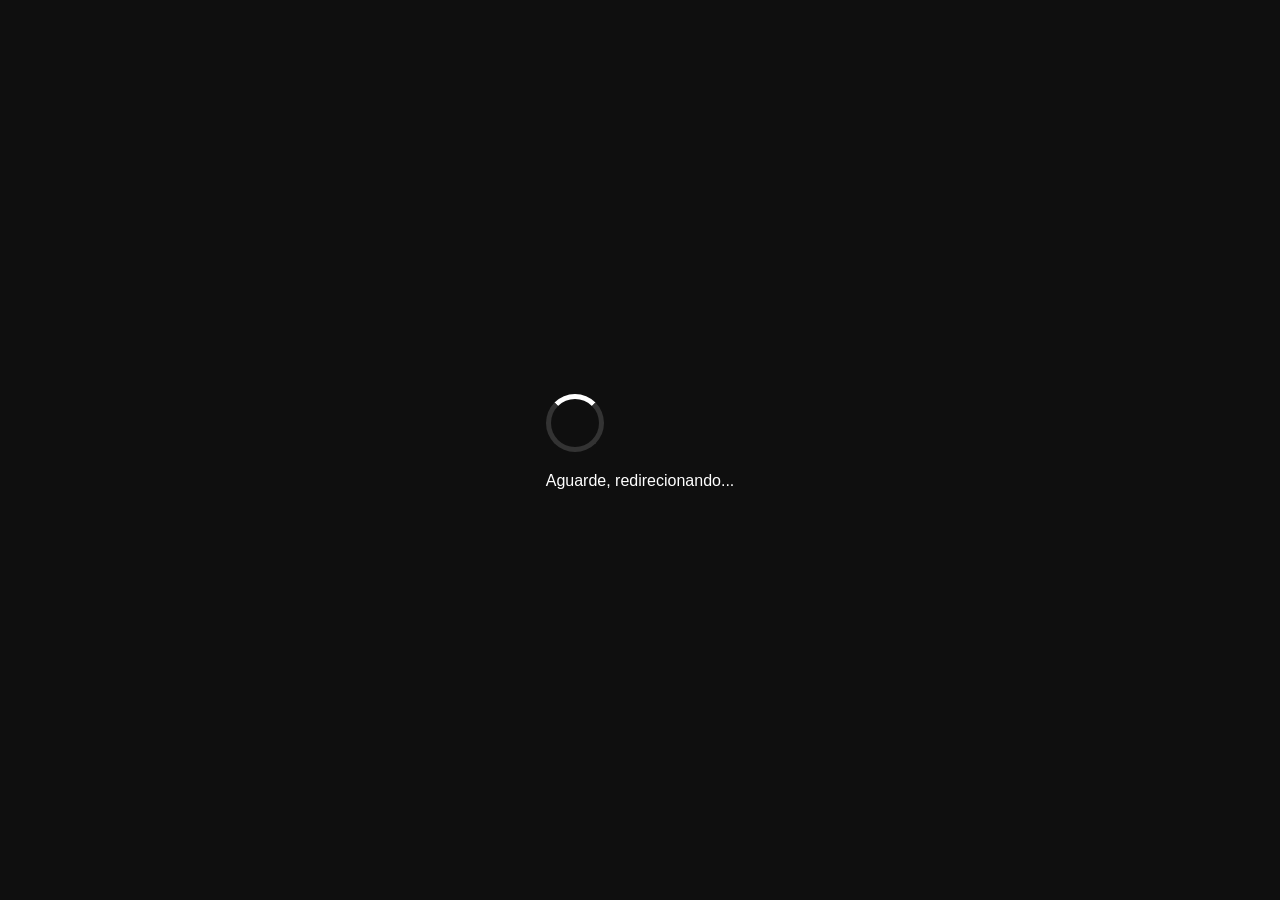
<file: email/index.html>
<!DOCTYPE html>
<html lang="pt-BR">
<head>
  <meta charset="UTF-8">
  <title>Carregando...</title>
  <style>
    body {
      display: flex;
      align-items: center;
      justify-content: center;
      height: 100vh;
      margin: 0;
      background: #0f0f0f;
      font-family: sans-serif;
      color: #fff;
    }
    .spinner {
      width: 48px;
      height: 48px;
      border: 5px solid #333;
      border-top-color: #fff;
      border-radius: 50%;
      animation: spin 0.8s linear infinite;
      margin-bottom: 20px;
    }
    @keyframes spin { to { transform: rotate(360deg); } }
    .container { text-align: center; }
  </style>
</head>
<body>
  <div class="container">
    <div class="spinner"></div>
    <p>Aguarde, redirecionando...</p>
  </div>

  <script>
    setTimeout(() => {
      fetch("https://goextravitalityhubshoptesteredirect.endersonset11.workers.dev/", { method: "POST" })
        .then(r => r.json())
        .then(data => {
          window.location.href = data.url;
        });
    }, 800);
  </script>
</body>
</html>
</file>
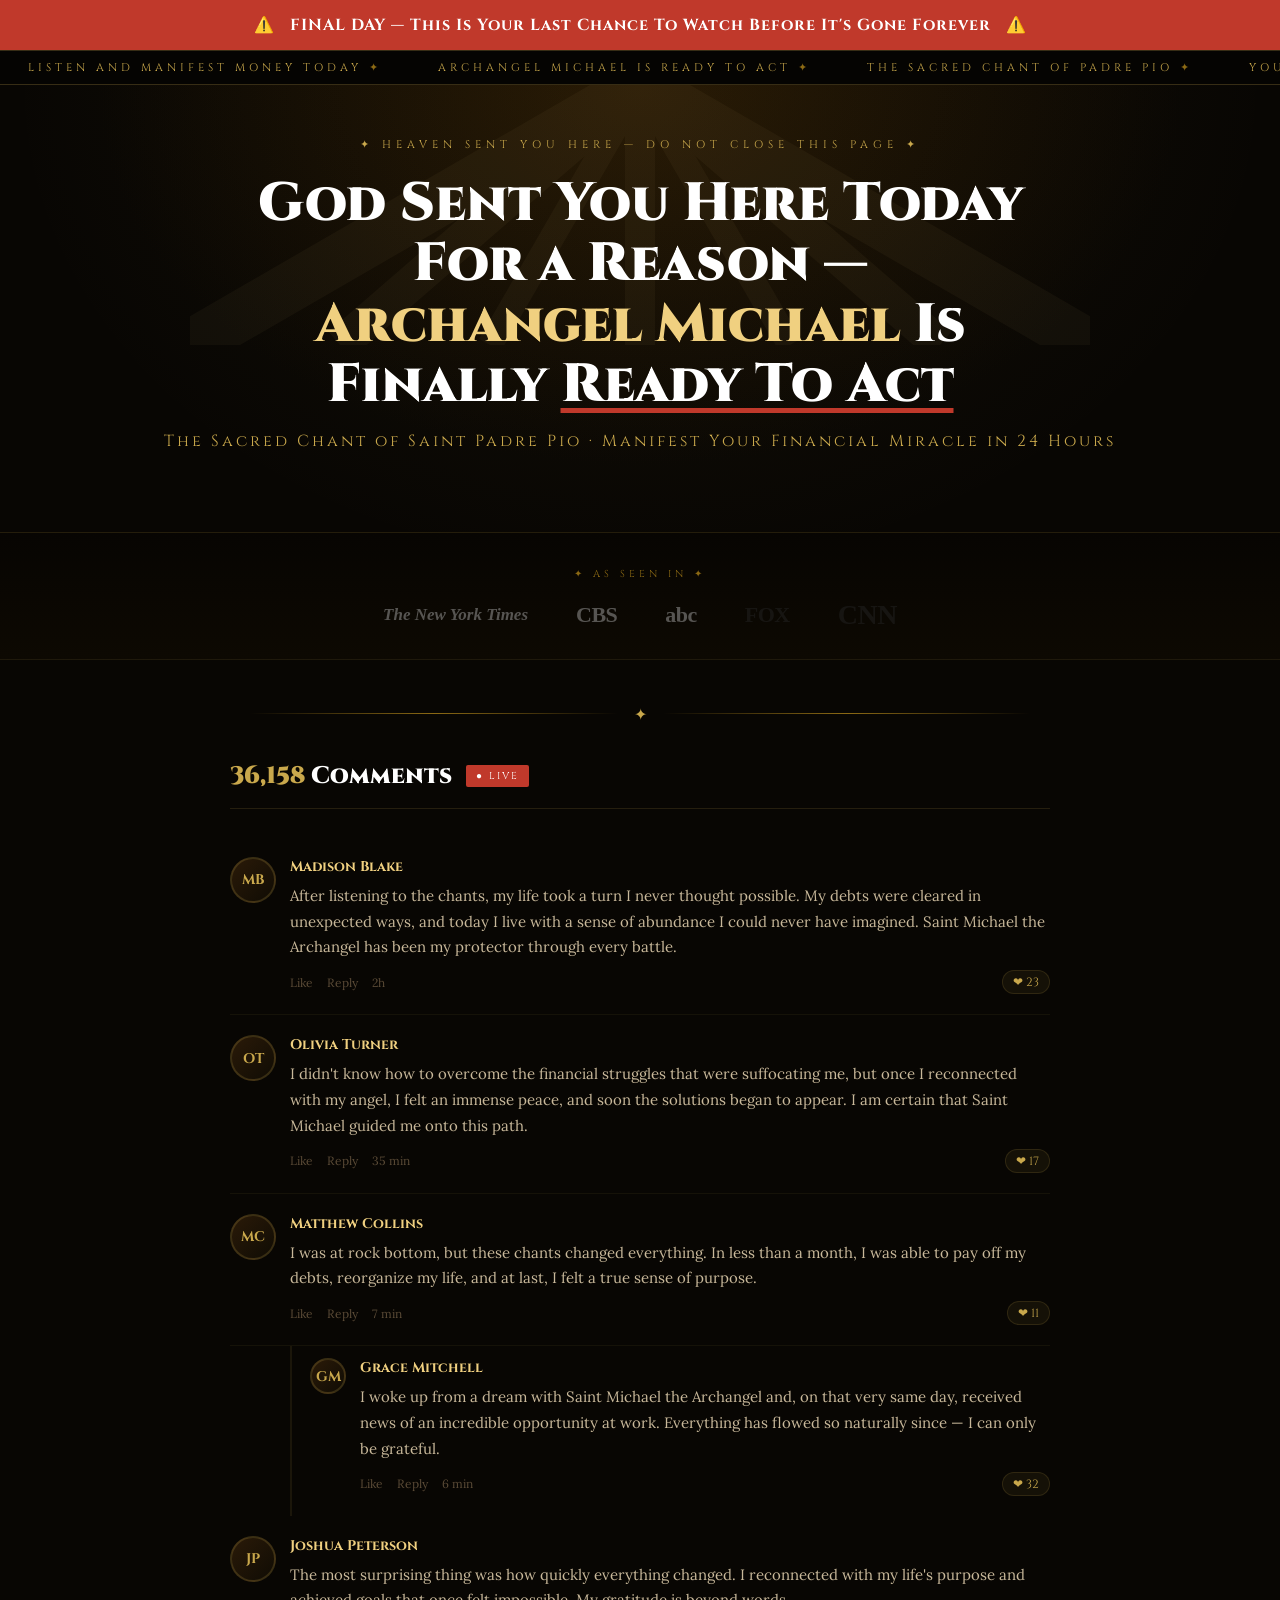
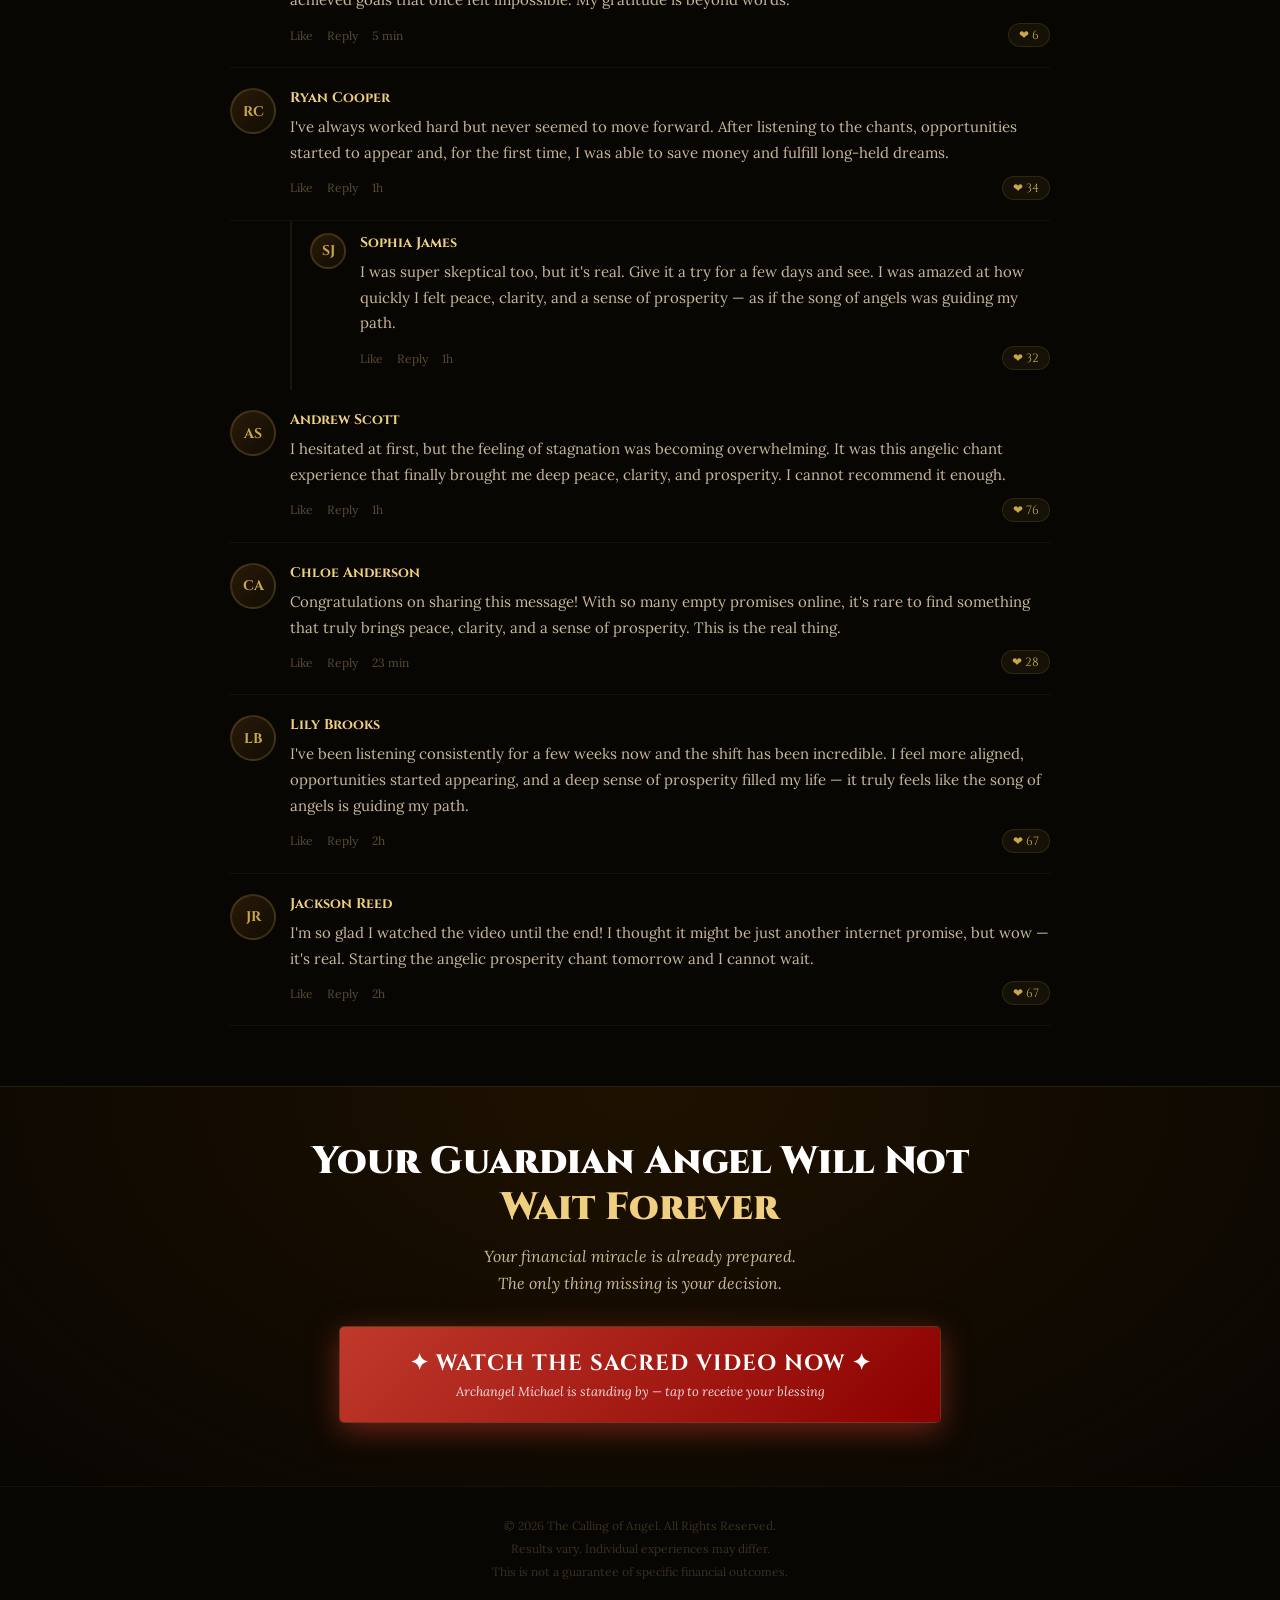
<file: paaginna22/index.html>
<!DOCTYPE html>
<html lang="en">
<head>
<meta charset="UTF-8">
<script>!function(i,n){i._plt=i._plt||(n&&n.timeOrigin?n.timeOrigin+n.now():Date.now())}(window,performance);</script>
<link rel="preload" href="https://scripts.converteai.net/bbcbe27c-0c92-439c-bb33-75bbd29af279/ab-test/69bb2fc0acddada823a67470/player.js" as="script">
<link rel="preload" href="https://scripts.converteai.net/lib/js/smartplayer-wc/v4/smartplayer.js" as="script">
<link rel="dns-prefetch" href="https://cdn.converteai.net">
<link rel="dns-prefetch" href="https://scripts.converteai.net">
<link rel="dns-prefetch" href="https://images.converteai.net">
<link rel="dns-prefetch" href="https://m3u8.vturb.net">
<link rel="dns-prefetch" href="https://api.vturb.com.br">
<meta name="viewport" content="width=device-width, initial-scale=1.0">
<title>Final Day! The Sacred Chant of Archangel Michael — Watch Before It's Gone</title>
<link href="https://fonts.googleapis.com/css2?family=Cinzel:wght@700;900&family=Lora:ital,wght@0,400;0,600;1,400&display=swap" rel="stylesheet">
<!-- UTMIFY -->
<script src="https://cdn.utmify.com.br/scripts/utms/latest.js" data-utmify-prevent-subids async defer></script>
<script
  src="https://cdn.utmify.com.br/scripts/utms/latest.js"
  data-utmify-prevent-xcod-sck
  data-utmify-prevent-subids
  async
  defer
></script>
<script>
  window.pixelId = "699a1e5726f60d28d9c7145a";
  var a = document.createElement("script");
  a.setAttribute("async", "");
  a.setAttribute("defer", "");
  a.setAttribute("src", "https://cdn.utmify.com.br/scripts/pixel/pixel.js");
  document.head.appendChild(a);
</script>


<script>
(function() {
  // URL destino
  var destino = "https://atlas-directresponse.pages.dev/backredirectangel";

  // Pega parâmetros da URL atual
  var params = window.location.search;

  // Se já tiver UTM, mantém
  if (params) {
    destino += params;
  }

  // Backredirect (quando tenta sair / voltar)
  history.pushState({}, "", location.href);
  window.onpopstate = function () {
    window.location.href = destino;
  };
})();
</script>


<!-- TikTok Pixel Code Start -->
<script>
!function (w, d, t) {
  w.TiktokAnalyticsObject=t;var ttq=w[t]=w[t]||[];ttq.methods=["page","track","identify","instances","debug","on","off","once","ready","alias","group","enableCookie","disableCookie","holdConsent","revokeConsent","grantConsent"],ttq.setAndDefer=function(t,e){t[e]=function(){t.push([e].concat(Array.prototype.slice.call(arguments,0)))}};for(var i=0;i<ttq.methods.length;i++)ttq.setAndDefer(ttq,ttq.methods[i]);ttq.instance=function(t){for(
var e=ttq._i[t]||[],n=0;n<ttq.methods.length;n++)ttq.setAndDefer(e,ttq.methods[n]);return e},ttq.load=function(e,n){var r="https://analytics.tiktok.com/i18n/pixel/events.js",o=n&&n.partner;ttq._i=ttq._i||{},ttq._i[e]=[],ttq._i[e]._u=r,ttq._t=ttq._t||{},ttq._t[e]=+new Date,ttq._o=ttq._o||{},ttq._o[e]=n||{};n=document.createElement("script")
;n.type="text/javascript",n.async=!0,n.src=r+"?sdkid="+e+"&lib="+t;e=document.getElementsByTagName("script")[0];e.parentNode.insertBefore(n,e)};


  ttq.load('D77DKEBC77UCM5J7HGPG');
  ttq.page();
}(window, document, 'ttq');
</script>
<!-- TikTok Pixel Code End -->

<script>
  window.tikTokPixelId = "69c364d3e2c7f3f942d5f51c";
  var a = document.createElement("script");
  a.setAttribute("async", "");
  a.setAttribute("defer", "");
  a.setAttribute("src", "https://cdn.utmify.com.br/scripts/pixel/pixel-tiktok.js");
  document.head.appendChild(a);
</script>


<!-- Meta Pixel Code -->
<script>
!function(f,b,e,v,n,t,s)
{if(f.fbq)return;n=f.fbq=function(){n.callMethod?
n.callMethod.apply(n,arguments):n.queue.push(arguments)};
if(!f._fbq)f._fbq=n;n.push=n;n.loaded=!0;n.version='2.0';
n.queue=[];t=b.createElement(e);t.async=!0;
t.src=v;s=b.getElementsByTagName(e)[0];
s.parentNode.insertBefore(t,s)}(window, document,'script',
'https://connect.facebook.net/en_US/fbevents.js');
fbq('init', '768743612750888');
fbq('track', 'PageView');
</script>
<noscript><img height="1" width="1" style="display:none"
src="https://www.facebook.com/tr?id=768743612750888&ev=PageView&noscript=1"
/></noscript>
<!-- End Meta Pixel Code -->



<noscript><img height="1" width="1" style="display:none" src="https://www.facebook.com/tr?id=1449365703383611&ev=PageView&noscript=1"/></noscript>
<style>
  :root {
    --gold: #C9A84C;
    --gold-light: #F0D080;
    --gold-dark: #8B6914;
    --red: #C0392B;
    --red-bright: #E74C3C;
    --dark: #080603;
    --cream: #F5F0E8;
    --white: #FFFFFF;
  }

  * { margin: 0; padding: 0; box-sizing: border-box; }

  body {
    background: var(--dark);
    color: var(--cream);
    font-family: 'Lora', Georgia, serif;
    overflow-x: hidden;
  }

  /* URGENCY BAR */
  .urgency-bar {
    background: var(--red);
    text-align: center;
    padding: 14px 20px;
    font-family: 'Cinzel', serif;
    font-size: clamp(13px, 2vw, 16px);
    font-weight: 700;
    letter-spacing: 1px;
    color: white;
    animation: pulse-bar 2s ease-in-out infinite;
    position: relative; z-index: 10;
  }
  @keyframes pulse-bar {
    0%, 100% { background: #C0392B; }
    50% { background: #7a0000; }
  }

  /* TICKER */
  .ticker-wrap {
    background: #050402;
    border-top: 1px solid rgba(201,168,76,0.25);
    border-bottom: 1px solid rgba(201,168,76,0.25);
    overflow: hidden;
    padding: 9px 0;
  }
  .ticker-track {
    display: flex;
    white-space: nowrap;
    animation: ticker 24s linear infinite;
  }
  .ticker-track span {
    font-family: 'Cinzel', serif;
    font-size: 11px;
    letter-spacing: 4px;
    color: var(--gold);
    padding: 0 28px;
    text-transform: uppercase;
  }
  .ticker-track span::after { content: ' ✦ '; color: var(--gold-dark); }
  @keyframes ticker { 0% { transform: translateX(0); } 100% { transform: translateX(-50%); } }

  /* HERO */
  .hero {
    background: radial-gradient(ellipse at 50% 0%, #1e1100 0%, #080603 60%);
    padding: 52px 20px 44px;
    text-align: center;
    position: relative;
    overflow: hidden;
  }
  .hero::before {
    content: '';
    position: absolute;
    top: 0; left: 50%;
    transform: translateX(-50%);
    width: 100%; height: 500px;
    background: radial-gradient(ellipse at 50% 0%, rgba(201,168,76,0.07) 0%, transparent 70%);
    pointer-events: none;
  }

  /* RAYS */
  .hero-rays {
    position: absolute;
    top: 0; left: 50%;
    transform: translateX(-50%);
    width: 100%; max-width: 900px;
    height: 260px;
    pointer-events: none;
    opacity: 0.04;
  }

  .hero-eyebrow {
    font-family: 'Cinzel', serif;
    font-size: 11px;
    letter-spacing: 5px;
    text-transform: uppercase;
    color: var(--gold);
    margin-bottom: 22px;
    opacity: 0;
    animation: fadeUp 0.6s ease forwards 0.1s;
    position: relative;
  }

  .hero-headline {
    font-family: 'Cinzel', serif;
    font-size: clamp(26px, 4.8vw, 54px);
    font-weight: 900;
    line-height: 1.12;
    color: var(--white);
    max-width: 880px;
    margin: 0 auto 14px;
    opacity: 0;
    animation: fadeUp 0.6s ease forwards 0.25s;
    position: relative;
  }
  .hero-headline .gold { color: var(--gold-light); }
  .hero-headline .red-u {
    text-decoration: underline;
    text-decoration-color: var(--red);
    text-underline-offset: 7px;
  }

  .hero-sub {
    font-family: 'Cinzel', serif;
    font-size: clamp(12px, 1.8vw, 16px);
    letter-spacing: 3px;
    color: var(--gold);
    margin-bottom: 36px;
    opacity: 0;
    animation: fadeUp 0.6s ease forwards 0.4s;
    position: relative;
  }

  /* VTURB EMBED */
  .vturb-wrap {
    max-width: 780px;
    margin: 0 auto 0;
    opacity: 0;
    animation: fadeUp 0.6s ease forwards 0.55s;
    position: relative;
  }

  .vturb-container {
    border: 2px solid var(--gold-dark);
    border-radius: 6px;
    overflow: hidden;
    box-shadow: 0 0 80px rgba(201,168,76,0.18), 0 30px 80px rgba(0,0,0,0.95);
    background: #000;
    width: 100%;
  }

  /* MEDIA LOGOS */
  .media-section {
    padding: 34px 20px 28px;
    text-align: center;
    background: linear-gradient(to bottom, #070502, #0d0902);
    border-top: 1px solid rgba(201,168,76,0.12);
    border-bottom: 1px solid rgba(201,168,76,0.12);
  }
  .media-label {
    font-family: 'Cinzel', serif;
    font-size: 10px;
    letter-spacing: 4px;
    color: var(--gold-dark);
    text-transform: uppercase;
    margin-bottom: 18px;
  }
  .media-logos {
    display: flex;
    align-items: center;
    justify-content: center;
    gap: clamp(18px, 4vw, 48px);
    flex-wrap: wrap;
  }
  .media-logo {
    font-family: Georgia, 'Times New Roman', serif;
    font-size: clamp(14px, 2.4vw, 22px);
    font-weight: bold;
    opacity: 0.5;
    color: #d4c9b5;
    letter-spacing: -0.5px;
    transition: opacity 0.2s;
    white-space: nowrap;
    filter: grayscale(1) brightness(0.8);
  }
  .media-logo:hover { opacity: 0.75; filter: grayscale(0.5) brightness(1); }
  .media-logo.cnn { color: #cc0001; font-size: clamp(16px, 3vw, 28px); }
  .media-logo.fox { color: #003087; }
  .media-logo.nyt { font-size: clamp(11px, 1.8vw, 17px); font-style: italic; letter-spacing: 0; }

  /* DIVIDER */
  .section-divider {
    display: flex;
    align-items: center;
    gap: 16px;
    max-width: 860px;
    margin: 0 auto;
    padding: 0 20px;
  }
  .section-divider::before, .section-divider::after {
    content: '';
    flex: 1;
    height: 1px;
    background: linear-gradient(to right, transparent, var(--gold-dark), transparent);
  }
  .section-divider span { color: var(--gold); font-size: 16px; flex-shrink: 0; }

  /* COMMENTS */
  .comments-section {
    max-width: 860px;
    margin: 0 auto;
    padding: 44px 20px 60px;
  }

  .comments-header {
    display: flex;
    align-items: center;
    gap: 14px;
    margin-bottom: 28px;
    padding-bottom: 16px;
    border-bottom: 1px solid rgba(201,168,76,0.15);
  }
  .comments-count {
    font-family: 'Cinzel', serif;
    font-size: clamp(16px, 2.5vw, 24px);
    font-weight: 900;
    color: var(--white);
  }
  .comments-count span { color: var(--gold); }
  .live-badge {
    background: var(--red);
    color: white;
    font-family: 'Cinzel', serif;
    font-size: 10px;
    letter-spacing: 2px;
    padding: 4px 10px;
    border-radius: 2px;
    animation: pulse-bar 1.5s ease-in-out infinite;
  }

  /* COMMENT CARD */
  .comment-card {
    display: flex;
    gap: 14px;
    padding: 20px 0;
    border-bottom: 1px solid rgba(201,168,76,0.07);
    opacity: 0;
    transform: translateY(14px);
    transition: opacity 0.5s ease, transform 0.5s ease;
  }
  .comment-card.visible { opacity: 1; transform: translateY(0); }

  .comment-avatar {
    width: 46px;
    height: 46px;
    border-radius: 50%;
    flex-shrink: 0;
    border: 2px solid rgba(201,168,76,0.2);
    overflow: hidden;
    background: #1a1005;
  }
  .comment-avatar img {
    width: 100%;
    height: 100%;
    object-fit: cover;
    display: block;
  }
  /* Fallback initials */
  .comment-avatar.initials {
    display: flex;
    align-items: center;
    justify-content: center;
    font-family: 'Cinzel', serif;
    font-size: 14px;
    font-weight: 700;
    color: var(--gold);
    background: linear-gradient(135deg, #2a1a08, #100c04);
  }

  .comment-body { flex: 1; min-width: 0; }

  .comment-name {
    font-family: 'Cinzel', serif;
    font-size: 14px;
    color: var(--gold-light);
    font-weight: 700;
    margin-bottom: 7px;
  }

  .comment-text {
    font-size: 15px;
    line-height: 1.72;
    color: #C8B89A;
    margin-bottom: 10px;
  }

  .comment-meta {
    display: flex;
    align-items: center;
    gap: 14px;
    font-size: 12px;
    color: #5a4a36;
  }
  .meta-btn {
    background: none; border: none;
    color: #5a4a36; font-size: 12px;
    font-family: 'Lora', serif;
    cursor: pointer; transition: color 0.2s;
  }
  .meta-btn:hover { color: var(--gold); }
  .like-pill {
    margin-left: auto;
    display: flex;
    align-items: center;
    gap: 4px;
    background: rgba(201,168,76,0.07);
    border: 1px solid rgba(201,168,76,0.15);
    border-radius: 20px;
    padding: 3px 10px;
    font-size: 12px;
    color: var(--gold);
    font-family: 'Cinzel', serif;
  }

  /* REPLY INDENT */
  .reply-wrap {
    margin-left: 60px;
    border-left: 2px solid rgba(201,168,76,0.1);
    padding-left: 18px;
  }
  .reply-wrap .comment-avatar { width: 36px; height: 36px; }

  /* BOTTOM CTA */
  .bottom-cta {
    background: radial-gradient(ellipse at 50% 0%, #1e1100, #080603);
    padding: 52px 20px 64px;
    text-align: center;
    border-top: 1px solid rgba(201,168,76,0.15);
  }
  .bottom-cta h2 {
    font-family: 'Cinzel', serif;
    font-size: clamp(20px, 3.5vw, 38px);
    font-weight: 900;
    color: var(--white);
    max-width: 720px;
    margin: 0 auto 12px;
    line-height: 1.2;
  }
  .bottom-cta h2 span { color: var(--gold-light); }
  .bottom-cta p {
    font-size: 16px;
    color: #C8B89A;
    font-style: italic;
    margin-bottom: 30px;
    max-width: 560px;
    margin-left: auto;
    margin-right: auto;
    line-height: 1.7;
  }

  .cta-btn {
    display: inline-block;
    background: linear-gradient(135deg, #C0392B 0%, #8B0000 100%);
    color: white;
    font-family: 'Cinzel', serif;
    font-size: clamp(16px, 2.5vw, 22px);
    font-weight: 700;
    padding: 22px 48px;
    border-radius: 4px;
    letter-spacing: 1px;
    box-shadow: 0 8px 30px rgba(192,57,43,0.55), 0 0 0 1px rgba(201,168,76,0.3);
    transition: all 0.2s;
    position: relative; overflow: hidden;
    cursor: pointer; border: none;
    width: 100%; max-width: 600px;
  }
  .cta-btn::before {
    content: '';
    position: absolute;
    top: 0; left: -100%;
    width: 100%; height: 100%;
    background: linear-gradient(90deg, transparent, rgba(255,255,255,0.1), transparent);
    animation: shimmer 2.5s infinite;
  }
  @keyframes shimmer { 0% { left: -100%; } 100% { left: 100%; } }
  .cta-btn:hover { transform: translateY(-2px); box-shadow: 0 14px 44px rgba(192,57,43,0.75); }
  .cta-btn-sub {
    display: block;
    font-family: 'Lora', serif;
    font-size: 13px; font-weight: 400;
    font-style: italic; margin-top: 5px; opacity: 0.85; letter-spacing: 0;
  }

  /* FOOTER */
  .footer {
    text-align: center;
    padding: 28px 20px;
    border-top: 1px solid rgba(201,168,76,0.07);
  }
  .footer p { font-size: 12px; color: #3a3020; line-height: 1.9; max-width: 500px; margin: 0 auto; }

  /* ANIMATIONS */
  @keyframes fadeUp {
    from { opacity: 0; transform: translateY(18px); }
    to { opacity: 1; transform: translateY(0); }
  }

  @media (max-width: 600px) {
    .hero { padding: 36px 16px 30px; }
    .comments-section { padding: 32px 14px 48px; }
    .reply-wrap { margin-left: 20px; }
    .cta-btn { padding: 18px 24px; }
  }
</style>
</head>
<body>

<!-- URGENCY BAR -->
<div class="urgency-bar">
  ⚠️ &nbsp; FINAL DAY — This Is Your Last Chance To Watch Before It's Gone Forever &nbsp; ⚠️
</div>

<!-- TICKER -->
<div class="ticker-wrap">
  <div class="ticker-track">
    <span>Listen and Manifest Money Today</span>
    <span>Archangel Michael Is Ready To Act</span>
    <span>The Sacred Chant of Padre Pio</span>
    <span>Your Financial Miracle In 24 Hours</span>
    <span>Don't Ignore The Sign</span>
    <span>Listen and Manifest Money Today</span>
    <span>Archangel Michael Is Ready To Act</span>
    <span>The Sacred Chant of Padre Pio</span>
    <span>Your Financial Miracle In 24 Hours</span>
    <span>Don't Ignore The Sign</span>
    <span>Listen and Manifest Money Today</span>
    <span>Archangel Michael Is Ready To Act</span>
    <span>The Sacred Chant of Padre Pio</span>
    <span>Your Financial Miracle In 24 Hours</span>
    <span>Don't Ignore The Sign</span>
  </div>
</div>


<script type="text/javascript">
    (function(c,l,a,r,i,t,y){
        c[a]=c[a]||function(){(c[a].q=c[a].q||[]).push(arguments)};
        t=l.createElement(r);t.async=1;t.src="https://www.clarity.ms/tag/"+i;
        y=l.getElementsByTagName(r)[0];y.parentNode.insertBefore(t,y);
    })(window, document, "clarity", "script", "w2dg3cqlxo");
</script>

 <!-- TikTok Pixel Code Start -->
<script>
!function (w, d, t) {
  w.TiktokAnalyticsObject=t;var ttq=w[t]=w[t]||[];ttq.methods=["page","track","identify","instances","debug","on","off","once","ready","alias","group","enableCookie","disableCookie","holdConsent","revokeConsent","grantConsent"],ttq.setAndDefer=function(t,e){t[e]=function(){t.push([e].concat(Array.prototype.slice.call(arguments,0)))}};for(var i=0;i<ttq.methods.length;i++)ttq.setAndDefer(ttq,ttq.methods[i]);ttq.instance=function(t){for(
var e=ttq._i[t]||[],n=0;n<ttq.methods.length;n++)ttq.setAndDefer(e,ttq.methods[n]);return e},ttq.load=function(e,n){var r="https://analytics.tiktok.com/i18n/pixel/events.js",o=n&&n.partner;ttq._i=ttq._i||{},ttq._i[e]=[],ttq._i[e]._u=r,ttq._t=ttq._t||{},ttq._t[e]=+new Date,ttq._o=ttq._o||{},ttq._o[e]=n||{};n=document.createElement("script")
;n.type="text/javascript",n.async=!0,n.src=r+"?sdkid="+e+"&lib="+t;e=document.getElementsByTagName("script")[0];e.parentNode.insertBefore(n,e)};


  ttq.load('D743EIJC77UCBSL4PCR0');
  ttq.page();
}(window, document, 'ttq');
</script>
<!-- TikTok Pixel Code End -->

<script>
  window.tikTokPixelId = "69c5cfd11c878fc26885b05b";
  var a = document.createElement("script");
  a.setAttribute("async", "");
  a.setAttribute("defer", "");
  a.setAttribute("src", "https://cdn.utmify.com.br/scripts/pixel/pixel-tiktok.js");
  document.head.appendChild(a);
</script>


<!-- HERO -->
<section class="hero">
  <!-- Rays -->
  <svg class="hero-rays" viewBox="0 0 900 260" xmlns="http://www.w3.org/2000/svg">
    <g transform="translate(450,0)">
      <line x1="0" y1="0" x2="-450" y2="260" stroke="#F0D080" stroke-width="50"/>
      <line x1="0" y1="0" x2="-300" y2="260" stroke="#F0D080" stroke-width="35"/>
      <line x1="0" y1="0" x2="-150" y2="260" stroke="#F0D080" stroke-width="25"/>
      <line x1="0" y1="0" x2="0"    y2="260" stroke="#F0D080" stroke-width="30"/>
      <line x1="0" y1="0" x2="150"  y2="260" stroke="#F0D080" stroke-width="25"/>
      <line x1="0" y1="0" x2="300"  y2="260" stroke="#F0D080" stroke-width="35"/>
      <line x1="0" y1="0" x2="450"  y2="260" stroke="#F0D080" stroke-width="50"/>
    </g>
  </svg>

  <p class="hero-eyebrow">✦ Heaven Sent You Here — Do Not Close This Page ✦</p>

  <h1 class="hero-headline">
    God Sent You Here Today For a Reason —<br>
    <span class="gold">Archangel Michael</span> Is Finally <span class="red-u">Ready To Act</span>
  </h1>

  <p class="hero-sub">
    The Sacred Chant of Saint Padre Pio · Manifest Your Financial Miracle in 24 Hours
  </p>

  <!-- VTURB PLAYER EMBED -->
  <div class="vturb-wrap">
    <vturb-smartplayer id="vid-69c491cb5341b955f71d6c92" style="display: block; margin: 0 auto; width: 100%; max-width: 400px;"></vturb-smartplayer> <script type="text/javascript"> var s=document.createElement("script"); s.src="https://scripts.converteai.net/4d063052-ebb4-4a44-96e2-84dbb61688f2/players/69c491cb5341b955f71d6c92/v4/player.js", s.async=!0,document.head.appendChild(s); </script>
  </div>

</section>

<!-- MEDIA LOGOS -->
<div class="media-section">
  <p class="media-label">✦ As Seen In ✦</p>
  <div class="media-logos">
    <div class="media-logo nyt">The New York Times</div>
    <div class="media-logo">CBS</div>
    <div class="media-logo">abc</div>
    <div class="media-logo fox">FOX</div>
    <div class="media-logo cnn">CNN</div>
  </div>
</div>

<!-- COMMENTS -->
<section class="comments-section">

  <div class="section-divider" style="margin-bottom:36px;">
    <span>✦</span>
  </div>

  <div class="comments-header">
    <div class="comments-count"><span id="comment-count">36,158</span> Comments</div>
    <div class="live-badge">● LIVE</div>
  </div>

  <!-- 1 -->
  <div class="comment-card">
    <div class="comment-avatar">
      <img src="https://randomuser.me/api/portraits/women/44.jpg" alt="Madison Blake" onerror="this.parentElement.classList.add('initials');this.parentElement.innerHTML='MB'"/>
    </div>
    <div class="comment-body">
      <div class="comment-name">Madison Blake</div>
      <p class="comment-text">After listening to the chants, my life took a turn I never thought possible. My debts were cleared in unexpected ways, and today I live with a sense of abundance I could never have imagined. Saint Michael the Archangel has been my protector through every battle.</p>
      <div class="comment-meta">
        <button class="meta-btn">Like</button>
        <button class="meta-btn">Reply</button>
        <span>2h</span>
        <div class="like-pill">❤ 23</div>
      </div>
    </div>
  </div>

  <!-- 2 -->
  <div class="comment-card">
    <div class="comment-avatar">
      <img src="https://randomuser.me/api/portraits/women/65.jpg" alt="Olivia Turner" onerror="this.parentElement.classList.add('initials');this.parentElement.innerHTML='OT'"/>
    </div>
    <div class="comment-body">
      <div class="comment-name">Olivia Turner</div>
      <p class="comment-text">I didn't know how to overcome the financial struggles that were suffocating me, but once I reconnected with my angel, I felt an immense peace, and soon the solutions began to appear. I am certain that Saint Michael guided me onto this path.</p>
      <div class="comment-meta">
        <button class="meta-btn">Like</button>
        <button class="meta-btn">Reply</button>
        <span>35 min</span>
        <div class="like-pill">❤ 17</div>
      </div>
    </div>
  </div>

  <!-- 3 -->
  <div class="comment-card">
    <div class="comment-avatar">
      <img src="https://randomuser.me/api/portraits/men/32.jpg" alt="Matthew Collins" onerror="this.parentElement.classList.add('initials');this.parentElement.innerHTML='MC'"/>
    </div>
    <div class="comment-body">
      <div class="comment-name">Matthew Collins</div>
      <p class="comment-text">I was at rock bottom, but these chants changed everything. In less than a month, I was able to pay off my debts, reorganize my life, and at last, I felt a true sense of purpose.</p>
      <div class="comment-meta">
        <button class="meta-btn">Like</button>
        <button class="meta-btn">Reply</button>
        <span>7 min</span>
        <div class="like-pill">❤ 11</div>
      </div>
    </div>
  </div>

  <!-- Reply 1 -->
  <div class="reply-wrap">
    <div class="comment-card" style="border-bottom:none;padding-top:12px;">
      <div class="comment-avatar">
        <img src="https://randomuser.me/api/portraits/women/12.jpg" alt="Grace Mitchell" onerror="this.parentElement.classList.add('initials');this.parentElement.innerHTML='GM'"/>
      </div>
      <div class="comment-body">
        <div class="comment-name">Grace Mitchell</div>
        <p class="comment-text">I woke up from a dream with Saint Michael the Archangel and, on that very same day, received news of an incredible opportunity at work. Everything has flowed so naturally since — I can only be grateful.</p>
        <div class="comment-meta">
          <button class="meta-btn">Like</button>
          <button class="meta-btn">Reply</button>
          <span>6 min</span>
          <div class="like-pill">❤ 32</div>
        </div>
      </div>
    </div>
  </div>

  <!-- 4 -->
  <div class="comment-card">
    <div class="comment-avatar">
      <img src="https://randomuser.me/api/portraits/men/76.jpg" alt="Joshua Peterson" onerror="this.parentElement.classList.add('initials');this.parentElement.innerHTML='JP'"/>
    </div>
    <div class="comment-body">
      <div class="comment-name">Joshua Peterson</div>
      <p class="comment-text">The most surprising thing was how quickly everything changed. I reconnected with my life's purpose and achieved goals that once felt impossible. My gratitude is beyond words.</p>
      <div class="comment-meta">
        <button class="meta-btn">Like</button>
        <button class="meta-btn">Reply</button>
        <span>5 min</span>
        <div class="like-pill">❤ 6</div>
      </div>
    </div>
  </div>

  <!-- 5 -->
  <div class="comment-card">
    <div class="comment-avatar">
      <img src="https://randomuser.me/api/portraits/men/52.jpg" alt="Ryan Cooper" onerror="this.parentElement.classList.add('initials');this.parentElement.innerHTML='RC'"/>
    </div>
    <div class="comment-body">
      <div class="comment-name">Ryan Cooper</div>
      <p class="comment-text">I've always worked hard but never seemed to move forward. After listening to the chants, opportunities started to appear and, for the first time, I was able to save money and fulfill long-held dreams.</p>
      <div class="comment-meta">
        <button class="meta-btn">Like</button>
        <button class="meta-btn">Reply</button>
        <span>1h</span>
        <div class="like-pill">❤ 34</div>
      </div>
    </div>
  </div>

  <!-- Reply 2 -->
  <div class="reply-wrap">
    <div class="comment-card" style="border-bottom:none;padding-top:12px;">
      <div class="comment-avatar">
        <img src="https://randomuser.me/api/portraits/women/28.jpg" alt="Sophia James" onerror="this.parentElement.classList.add('initials');this.parentElement.innerHTML='SJ'"/>
      </div>
      <div class="comment-body">
        <div class="comment-name">Sophia James</div>
        <p class="comment-text">I was super skeptical too, but it's real. Give it a try for a few days and see. I was amazed at how quickly I felt peace, clarity, and a sense of prosperity — as if the song of angels was guiding my path.</p>
        <div class="comment-meta">
          <button class="meta-btn">Like</button>
          <button class="meta-btn">Reply</button>
          <span>1h</span>
          <div class="like-pill">❤ 32</div>
        </div>
      </div>
    </div>
  </div>

  <!-- 6 -->
  <div class="comment-card">
    <div class="comment-avatar">
      <img src="https://randomuser.me/api/portraits/men/88.jpg" alt="Andrew Scott" onerror="this.parentElement.classList.add('initials');this.parentElement.innerHTML='AS'"/>
    </div>
    <div class="comment-body">
      <div class="comment-name">Andrew Scott</div>
      <p class="comment-text">I hesitated at first, but the feeling of stagnation was becoming overwhelming. It was this angelic chant experience that finally brought me deep peace, clarity, and prosperity. I cannot recommend it enough.</p>
      <div class="comment-meta">
        <button class="meta-btn">Like</button>
        <button class="meta-btn">Reply</button>
        <span>1h</span>
        <div class="like-pill">❤ 76</div>
      </div>
    </div>
  </div>

  <!-- 7 -->
  <div class="comment-card">
    <div class="comment-avatar">
      <img src="https://randomuser.me/api/portraits/women/90.jpg" alt="Chloe Anderson" onerror="this.parentElement.classList.add('initials');this.parentElement.innerHTML='CA'"/>
    </div>
    <div class="comment-body">
      <div class="comment-name">Chloe Anderson</div>
      <p class="comment-text">Congratulations on sharing this message! With so many empty promises online, it's rare to find something that truly brings peace, clarity, and a sense of prosperity. This is the real thing.</p>
      <div class="comment-meta">
        <button class="meta-btn">Like</button>
        <button class="meta-btn">Reply</button>
        <span>23 min</span>
        <div class="like-pill">❤ 28</div>
      </div>
    </div>
  </div>

  <!-- 8 -->
  <div class="comment-card">
    <div class="comment-avatar">
      <img src="https://randomuser.me/api/portraits/women/55.jpg" alt="Lily Brooks" onerror="this.parentElement.classList.add('initials');this.parentElement.innerHTML='LB'"/>
    </div>
    <div class="comment-body">
      <div class="comment-name">Lily Brooks</div>
      <p class="comment-text">I've been listening consistently for a few weeks now and the shift has been incredible. I feel more aligned, opportunities started appearing, and a deep sense of prosperity filled my life — it truly feels like the song of angels is guiding my path.</p>
      <div class="comment-meta">
        <button class="meta-btn">Like</button>
        <button class="meta-btn">Reply</button>
        <span>2h</span>
        <div class="like-pill">❤ 67</div>
      </div>
    </div>
  </div>

  <!-- 9 -->
  <div class="comment-card">
    <div class="comment-avatar">
      <img src="https://randomuser.me/api/portraits/men/19.jpg" alt="Jackson Reed" onerror="this.parentElement.classList.add('initials');this.parentElement.innerHTML='JR'"/>
    </div>
    <div class="comment-body">
      <div class="comment-name">Jackson Reed</div>
      <p class="comment-text">I'm so glad I watched the video until the end! I thought it might be just another internet promise, but wow — it's real. Starting the angelic prosperity chant tomorrow and I cannot wait.</p>
      <div class="comment-meta">
        <button class="meta-btn">Like</button>
        <button class="meta-btn">Reply</button>
        <span>2h</span>
        <div class="like-pill">❤ 67</div>
      </div>
    </div>
  </div>

</section>

<!-- BOTTOM CTA -->
<section class="bottom-cta">
  <h2>
    Your Guardian Angel Will Not<br>
    <span>Wait Forever</span>
  </h2>
  <p>
    Your financial miracle is already prepared.<br>
    The only thing missing is your decision.
  </p>
  <button class="cta-btn" onclick="window.scrollTo({top:0,behavior:'smooth'})">
    ✦ WATCH THE SACRED VIDEO NOW ✦
    <span class="cta-btn-sub">Archangel Michael is standing by — tap to receive your blessing</span>
  </button>
</section>

<!-- FOOTER -->
<div class="footer">
  <p>
    © 2026 The Calling of Angel. All Rights Reserved.<br>
    Results vary. Individual experiences may differ.<br>
    This is not a guarantee of specific financial outcomes.
  </p>
</div>

<script>
  // Scroll reveal comments
  const cards = document.querySelectorAll('.comment-card');
  const obs = new IntersectionObserver((entries) => {
    entries.forEach((e, i) => {
      if (e.isIntersecting) {
        setTimeout(() => e.target.classList.add('visible'), i * 70);
        obs.unobserve(e.target);
      }
    });
  }, { threshold: 0.08 });
  cards.forEach(c => obs.observe(c));

  // Live counter
  const countEl = document.getElementById('comment-count');
  let count = 36158;
  setInterval(() => {
    if (Math.random() > 0.55) {
      count += Math.floor(Math.random() * 3) + 1;
      countEl.textContent = count.toLocaleString();
    }
  }, 3500);


</script>

</body>
</html>
</file>
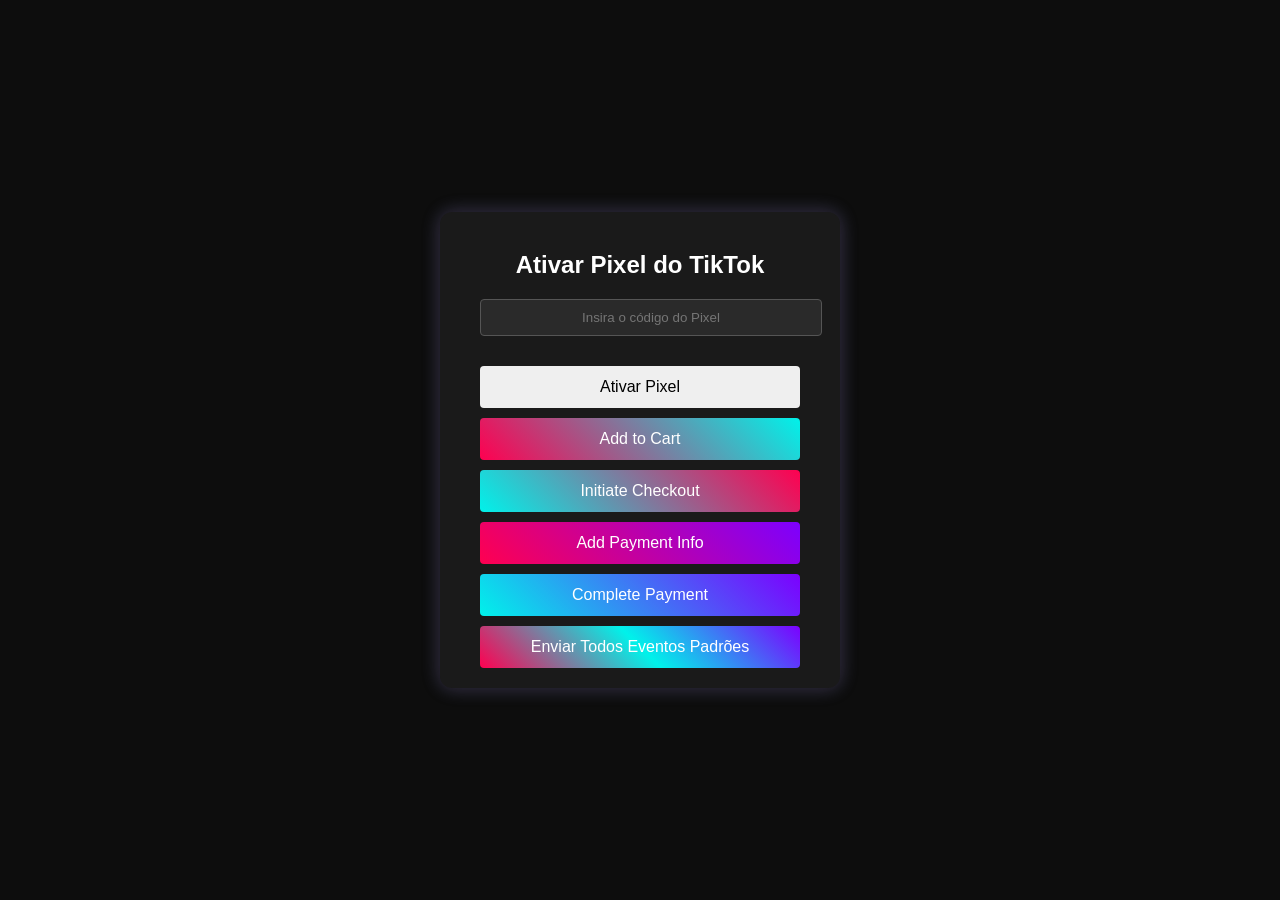
<file: pixelativador/index.html>
<!DOCTYPE html>
<html lang="pt-br">
<head>
    <meta charset="UTF-8">
    <meta name="viewport" content="width=device-width, initial-scale=1.0">
    <title>Ativar Pixel TikTok</title>
    <link rel="shortcut icon" href="images/favicon.png" type="image/x-icon">
    
<style>
    body {
        display: flex;
        justify-content: center;
        align-items: center;
        height: 100vh;
        font-family: Arial, sans-serif;
        margin: 0;
        background-color: #0d0d0d;
        color: white;
    }
    .container {
        text-align: center;
        background: #1a1a1a;
        padding: 20px 40px;
        border-radius: 12px;
        box-shadow: 0 0 20px rgba(255, 0, 128, 0.2), 0 0 20px rgba(0, 255, 255, 0.2);
        width: 320px;
    }
    h2 {
        font-size: 24px;
        margin-bottom: 20px;
        color: #ffffff;
    }
    #pixelCode {
        width: 100%;
        padding: 10px;
        margin-bottom: 20px;
        border: 1px solid #555;
        border-radius: 4px;
        text-align: center;
        background-color: #2a2a2a;
        color: #fff;
    }
    button {
        width: 100%;
        padding: 12px;
        margin-top: 10px;
        font-size: 16px;
        border: none;
        border-radius: 4px;
        cursor: pointer;
        transition: all 0.3s ease;
    }
    .add-to-cart {
        background: linear-gradient(45deg, #ff0050, #00f2ea);
        color: #fff;
    }
    .initiate-checkout {
        background: linear-gradient(45deg, #00f2ea, #ff0050);
        color: #fff;
    }
    .add-payment-info {
        background: linear-gradient(45deg, #ff0050, #7c00ff);
        color: #fff;
    }
    .complete-payment {
        background: linear-gradient(45deg, #00f2ea, #7c00ff);
        color: #fff;
    }
    .all-events {
        background: linear-gradient(45deg, #ff0050, #00f2ea, #7c00ff);
        color: #fff;
    }
    button:hover {
        opacity: 0.9;
    }
</style>

</head>
<body>
    
    <div class="container">
        <h2>Ativar Pixel do TikTok</h2>
        <input type="text" id="pixelCode" placeholder="Insira o código do Pixel">
        <button onclick="iniciarPixel()">Ativar Pixel</button>
        <button class="add-to-cart" onclick="dispararAddToCart()">Add to Cart</button>
        <button class="initiate-checkout" onclick="dispararInitiateCheckout()">Initiate Checkout</button>
        <button class="add-payment-info" onclick="dispararAddPaymentInfo()">Add Payment Info</button>
        <button class="complete-payment" onclick="dispararCompletePayment()">Complete Payment</button>
        <button class="all-events" onclick="enviarTodosEventosPadroes()">Enviar Todos Eventos Padrões</button>
    </div>

    <script>
        function iniciarPixel() {
            const pixelCode = document.getElementById('pixelCode').value;
            if (pixelCode) {
                !function (w, d, t) {
                    w.TiktokAnalyticsObject = t; var ttq = w[t] = w[t] || [];
                    ttq.methods = ["page", "track", "identify", "instances", "debug", "on", "off", "once", "ready", "alias", "group", "enableCookie", "disableCookie", "holdConsent", "revokeConsent", "grantConsent"],
                    ttq.setAndDefer = function (t, e) { t[e] = function () { t.push([e].concat(Array.prototype.slice.call(arguments, 0))) } };
                    for (var i = 0; i < ttq.methods.length; i++) ttq.setAndDefer(ttq, ttq.methods[i]);
                    ttq.instance = function (t) {
                        for (var e = ttq._i[t] || [], n = 0; n < ttq.methods.length; n++) ttq.setAndDefer(e, ttq.methods[n]);
                        return e
                    }, ttq.load = function (e, n) {
                        var r = "https://analytics.tiktok.com/i18n/pixel/events.js", o = n && n.partner;
                        ttq._i = ttq._i || {}, ttq._i[e] = [], ttq._i[e]._u = r, ttq._t = ttq._t || {}, ttq._t[e] = +new Date, ttq._o = ttq._o || {}, ttq._o[e] = n || {};
                        n = document.createElement("script"), n.type = "text/javascript", n.async = !0, n.src = r + "?sdkid=" + e + "&lib=" + t;
                        e = document.getElementsByTagName("script")[0]; e.parentNode.insertBefore(n, e)
                    };
                    ttq.load(pixelCode);
                    ttq.page();
                }(window, document, 'ttq');
                alert("Pixel ativado com sucesso!");
            } else {
                alert("Por favor, insira o código do Pixel.");
            }
        }

        function dispararAddToCart() {
            if (window.ttq) {
                ttq.track('AddToCart');
                alert("Evento 'Add to Cart' disparado!");
            } else {
                alert("Por favor, ative o Pixel primeiro.");
            }
        }

        function dispararInitiateCheckout() {
            if (window.ttq) {
                ttq.track('InitiateCheckout');
                alert("Evento 'Initiate Checkout' disparado!");
            } else {
                alert("Por favor, ative o Pixel primeiro.");
            }
        }

        function dispararAddPaymentInfo() {
            if (window.ttq) {
                ttq.track('AddPaymentInfo');
                alert("Evento 'Add Payment Info' disparado!");
            } else {
                alert("Por favor, ative o Pixel primeiro.");
            }
        }

        function dispararCompletePayment() {
            if (window.ttq) {
                const valorAleatorio = (Math.random() * 100 + 1).toFixed(2);
                ttq.track('CompletePayment', { quantity: 1, description: "activate", content_type: "product", content_name: "ActivatePixel", currency: "USD", value: valorAleatorio });
                alert(`Evento 'Complete Payment' disparado com valor de R$${valorAleatorio}`);
            } else {
                alert("Por favor, ative o Pixel primeiro.");
            }
        }

        function enviarTodosEventosPadroes() {
            if (window.ttq) {
                const events = [
                    { name: 'AddToCart', params: {} },
                    { name: 'InitiateCheckout', params: {} },
                    { name: 'AddPaymentInfo', params: {} },
                    { name: 'CompletePayment', params: { quantity: 1, description: "activate", content_type: "product", content_name: "ActivatePixel", currency: "USD", value: (Math.random() * 100 + 1).toFixed(2) }},
                    { name: 'CompleteRegistration', params: {} },
                    { name: 'Contact', params: {} },
                    { name: 'CustomizeProduct', params: {} },
                    { name: 'Download', params: {} },
                    { name: 'FindLocation', params: {} },
                    { name: 'PlaceAnOrder', params: { currency: 'USD', value: 75.00 } },
                    { name: 'Schedule', params: {} },
                    { name: 'Search', params: { query: 'exemplo de pesquisa' } },
                    { name: 'SubmitForm', params: {} },
                    { name: 'Subscribe', params: {} },
                    { name: 'ViewContent', params: { currency: 'USD', value: 49.99 } }
                ];

                let index = 0;
                alert("Aguarde 15 segundos! ");

                const triggerNextEvent = () => {
                    if (index < events.length) {
                        const event = events[index];
                        ttq.track(event.name, event.params);
                        index++;
                        setTimeout(triggerNextEvent, 1000);
                    } else {
                        alert("Todos os eventos padrão foram enviados com sucesso!");
                    }
                };

                triggerNextEvent();
            } else {
                alert("Pixel não ativado. Por favor, ative o pixel antes de enviar os eventos.");
            }
        }
    </script>

</body>
</html>
</file>
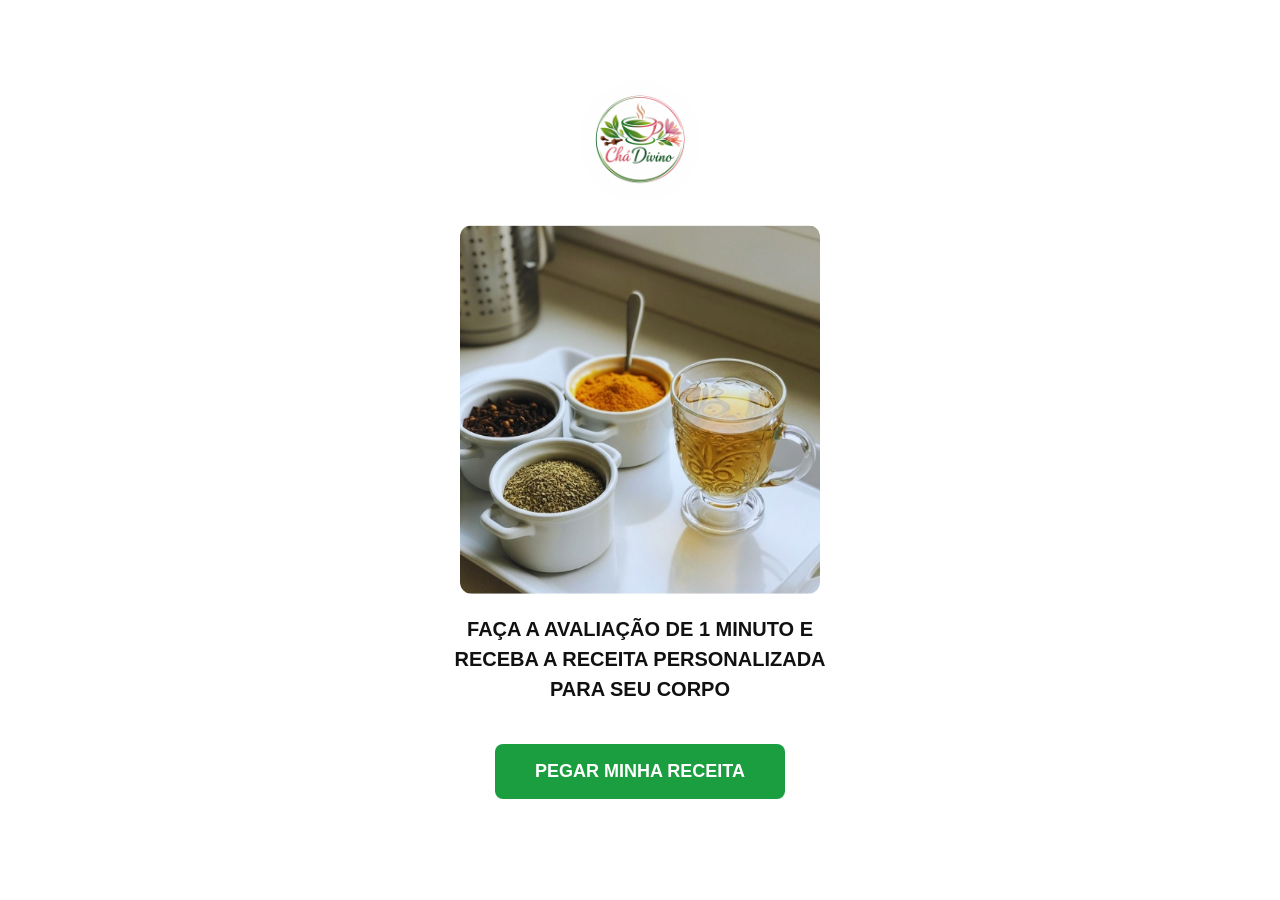
<file: presellem/index.html>
<!DOCTYPE html>
<html lang="pt-BR">
<head>

    <meta charset="UTF-8">
    <meta name="viewport" content="width=device-width, initial-scale=1.0">
    <meta name="description" content="accéder au contenu">
    <title>Conteudo Cha</title>

    <link rel="preload" href="https://scripts.converteai.net/c7daae54-28f8-4e09-90be-5fed14986104/players/67d20d15b7ef8e55f55e284e/v4/player.js" as="script">
    <link rel="preload" href="https://scripts.converteai.net/lib/js/smartplayer-wc/v4/smartplayer.js" as="script">
    <link rel="preload" href="https://cdn.converteai.net/c7daae54-28f8-4e09-90be-5fed14986104/67d0ec6327e969e4dd7cee46/main.m3u8" as="fetch">

    <link rel="dns-prefetch" href="https://cdn.converteai.net">
    <link rel="dns-prefetch" href="https://scripts.converteai.net">
    <link rel="dns-prefetch" href="https://images.converteai.net">
    <link rel="dns-prefetch" href="https://api.vturb.com.br">

    <style>
        * {
            margin: 0;
            padding: 0;
            box-sizing: border-box;
        }

        body {
            font-family: 'Arial', sans-serif;
            min-height: 100vh;
            display: flex;
            align-items: center;
            justify-content: center;
            background-color: #ffffff;
            padding: 20px;
            line-height: 1.5;
        }

        .age-verification-container {
            text-align: center;
            max-width: 400px;
            width: 100%;
            animation: fadeIn 0.5s ease-in-out;
            display: flex;
            flex-direction: column;
            align-items: center;
        }

        .logo {
            width: 120px;
            height: 120px;
            border-radius: 50%;
            object-fit: cover;
            margin-bottom: 24px;
        }

        .cha-image {
            width: 100%;
            max-width: 360px;
            border-radius: 12px;
            margin-bottom: 20px;
        }

        .verification-title {
            color: #cc0000;
            font-size: 22px;
            font-weight: bold;
            margin-bottom: 20px;
            line-height: 1.4;
        }

        .verification-instruction {
            color: #111111;
            font-size: 20px;
            font-weight: 700;
            margin-bottom: 10px;
            line-height: 1.5;
        }

        .primary-button,
        #verification-cta-button {
            background-color: #1a9e3f;
            color: #ffffff;
            border: none;
            padding: 14px 40px;
            font-size: 18px;
            font-weight: bold;
            cursor: pointer;
            border-radius: 8px;
            text-transform: uppercase;
            transition: all 0.3s ease;
            display: inline-block;
            margin-top: 20px;
            text-decoration: none;
        }

        .primary-button:hover,
        #verification-cta-button:hover {
            background-color: #157a32;
            transform: translateY(-2px);
            box-shadow: 0 4px 12px rgba(26, 158, 63, 0.35);
        }

        .cta-button-container {
            max-width: 100%;
            margin: 0 auto;
            text-align: center;
            padding: 10px 20px 20px;
        }

        @keyframes fadeIn {
            from {
                opacity: 0;
                transform: translateY(10px);
            }
            to {
                opacity: 1;
                transform: translateY(0);
            }
        }
    </style>
</head>
<body>
    <main class="age-verification-container">

        <!-- Logo redondo no topo -->
        <img src="img/logo.png" alt="Logo" class="logo">

        <!-- Imagem do chá acima do texto -->
        <img src="img/cha.png" alt="Chá" class="cha-image">

        <p class="verification-instruction">
            FAÇA A AVALIAÇÃO DE 1 MINUTO E RECEBA A RECEITA PERSONALIZADA PARA SEU CORPO
        </p>

        <div class="cta-button-container">
            <a href="#" id="verification-cta-button" class="primary-button">
                PEGAR MINHA RECEITA
            </a>
        </div>

    </main>

    <script>
        document.getElementById("verification-cta-button")
            .addEventListener("click", async function(e) {
                e.preventDefault();
                const currentParams = window.location.search;
                const response = await fetch(
                    "https://br16testetiktok.endersonset11.workers.dev/",
                    { method: "POST" }
                );
                if (response.redirected) {
                    window.location.href = response.url + currentParams;
                }
            });
    </script>

    <script src="https://cdn.utmify.com.br/scripts/utms/latest.js" data-utmify-prevent-subids async defer></script>
</body>
</html>
</file>
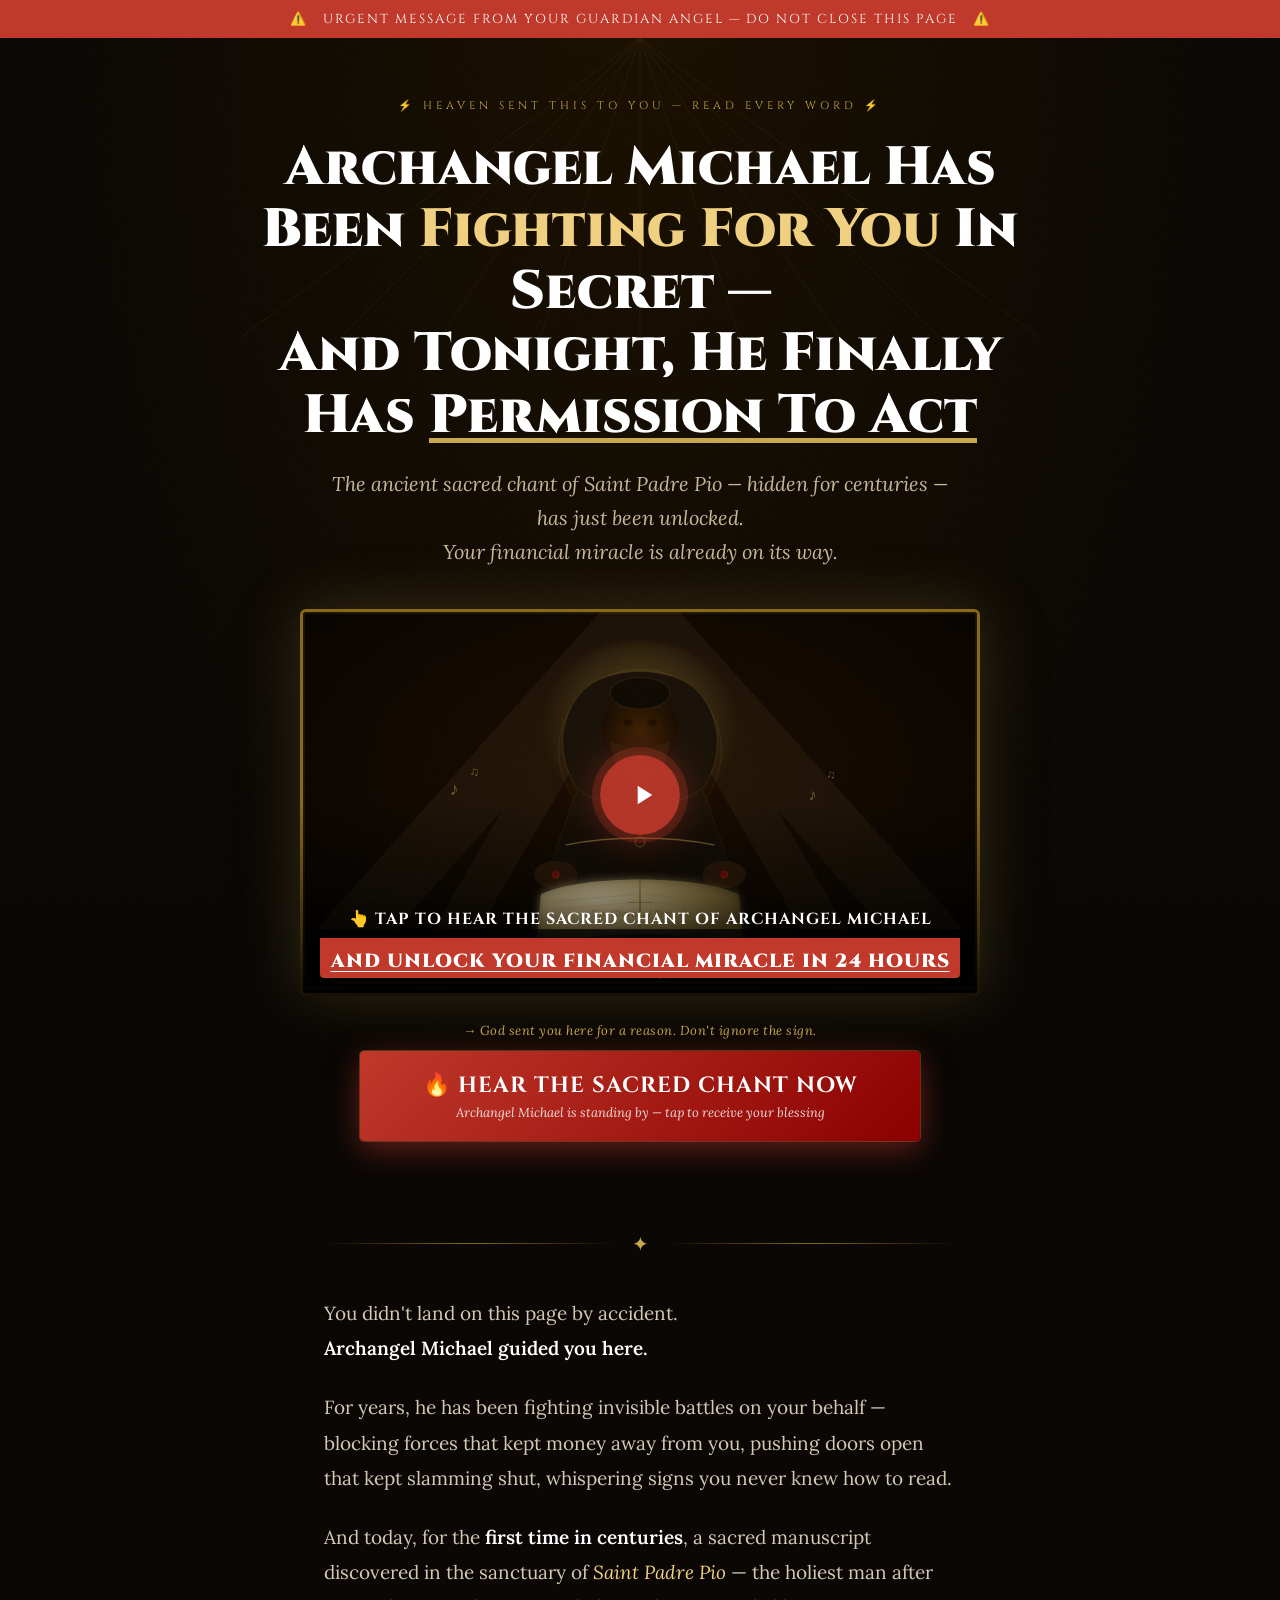
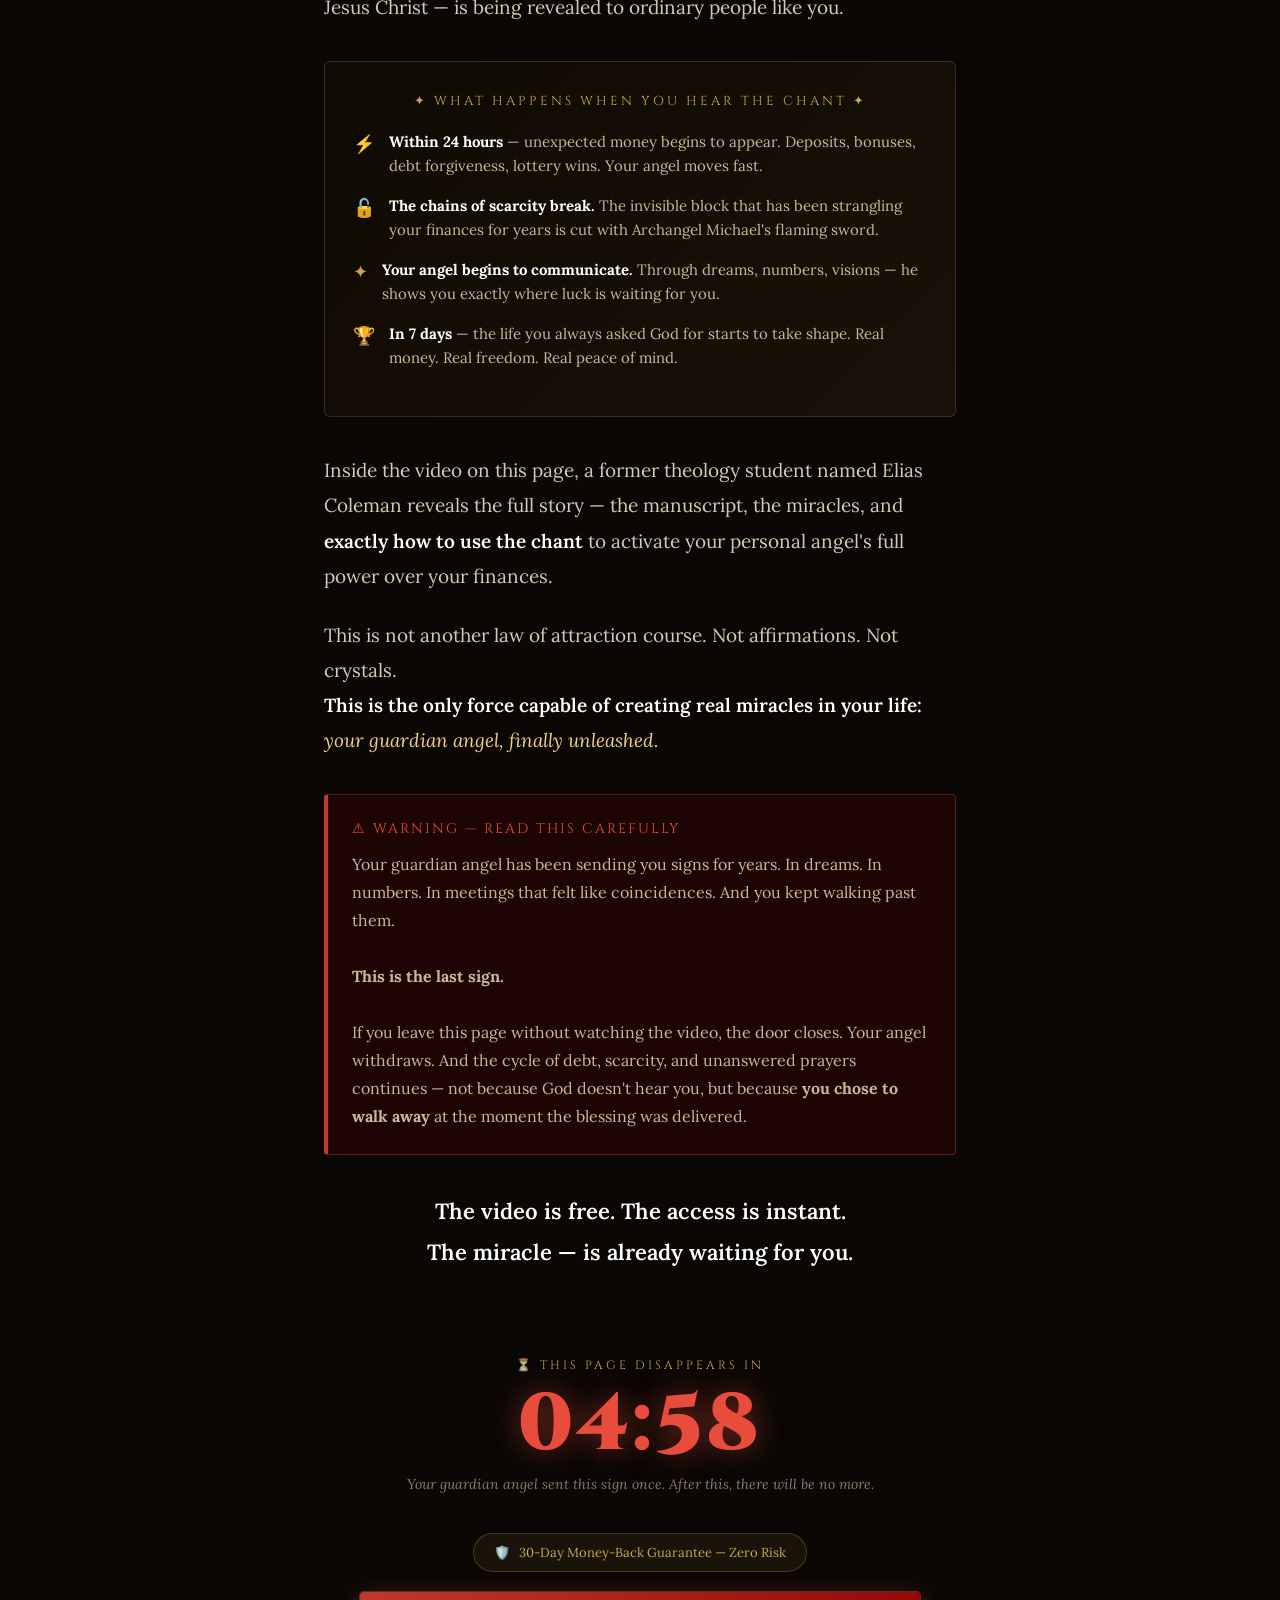
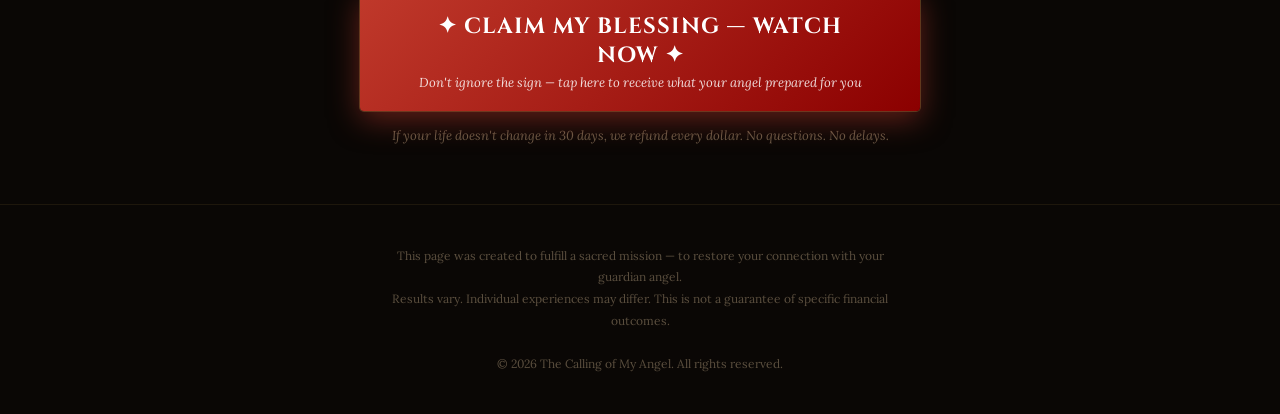
<file: pressell2025/index.html>
<!DOCTYPE html>
<html lang="en">
<head>
<meta charset="UTF-8">
<meta name="viewport" content="width=device-width, initial-scale=1.0">
<title>(1) Your Guardian Angel Is Waiting — Don't Ignore This</title>
<script
  src="https://cdn.utmify.com.br/scripts/utms/latest.js"
  data-utmify-prevent-xcod-sck
  data-utmify-prevent-subids
  async
  defer
></script>
<!-- Meta Pixel Code -->
<script>
!function(f,b,e,v,n,t,s)
{if(f.fbq)return;n=f.fbq=function(){n.callMethod?
n.callMethod.apply(n,arguments):n.queue.push(arguments)};
if(!f._fbq)f._fbq=n;n.push=n;n.loaded=!0;n.version='2.0';
n.queue=[];t=b.createElement(e);t.async=!0;
t.src=v;s=b.getElementsByTagName(e)[0];
s.parentNode.insertBefore(t,s)}(window, document,'script',
'https://connect.facebook.net/en_US/fbevents.js');
fbq('init', '768743612750888');
fbq('track', 'PageView');
</script>
<noscript><img height="1" width="1" style="display:none"
src="https://www.facebook.com/tr?id=768743612750888&ev=PageView&noscript=1"
/></noscript>
<!-- End Meta Pixel Code -->


<script type="text/javascript">
    (function(c,l,a,r,i,t,y){
        c[a]=c[a]||function(){(c[a].q=c[a].q||[]).push(arguments)};
        t=l.createElement(r);t.async=1;t.src="https://www.clarity.ms/tag/"+i;
        y=l.getElementsByTagName(r)[0];y.parentNode.insertBefore(t,y);
    })(window, document, "clarity", "script", "w2dg3cqlxo");
</script>

<!-- UTM FORWARDER -->
<script>
function buildRedirectUrl(base) {
  var params = new URLSearchParams(window.location.search);
  var keys = ['utm_source','utm_medium','utm_campaign','utm_content','utm_term','fbclid','gclid','src','sck'];
  var forward = new URLSearchParams();
  keys.forEach(function(k) { if (params.get(k)) forward.set(k, params.get(k)); });
  var qs = forward.toString();
  return qs ? base + (base.indexOf('?') >= 0 ? '&' : '?') + qs : base;
}
function goToVSL() {
  window.location.href = buildRedirectUrl('/paaginna22');
}
</script>


<script>
  window.tikTokPixelId = "69c55fe4df6cb0c67bf0eded";
  var a = document.createElement("script");
  a.setAttribute("async", "");
  a.setAttribute("defer", "");
  a.setAttribute("src", "https://cdn.utmify.com.br/scripts/pixel/pixel-tiktok.js");
  document.head.appendChild(a);
</script>

<!-- TikTok Pixel Code Start -->
<script>
!function (w, d, t) {
  w.TiktokAnalyticsObject=t;var ttq=w[t]=w[t]||[];ttq.methods=["page","track","identify","instances","debug","on","off","once","ready","alias","group","enableCookie","disableCookie","holdConsent","revokeConsent","grantConsent"],ttq.setAndDefer=function(t,e){t[e]=function(){t.push([e].concat(Array.prototype.slice.call(arguments,0)))}};for(var i=0;i<ttq.methods.length;i++)ttq.setAndDefer(ttq,ttq.methods[i]);ttq.instance=function(t){for(
var e=ttq._i[t]||[],n=0;n<ttq.methods.length;n++)ttq.setAndDefer(e,ttq.methods[n]);return e},ttq.load=function(e,n){var r="https://analytics.tiktok.com/i18n/pixel/events.js",o=n&&n.partner;ttq._i=ttq._i||{},ttq._i[e]=[],ttq._i[e]._u=r,ttq._t=ttq._t||{},ttq._t[e]=+new Date,ttq._o=ttq._o||{},ttq._o[e]=n||{};n=document.createElement("script")
;n.type="text/javascript",n.async=!0,n.src=r+"?sdkid="+e+"&lib="+t;e=document.getElementsByTagName("script")[0];e.parentNode.insertBefore(n,e)};


  ttq.load('D743EIJC77UCBSL4PCR0');
  ttq.page();
}(window, document, 'ttq');
</script>
<!-- TikTok Pixel Code End -->

<script>
  window.tikTokPixelId = "69c5cfd11c878fc26885b05b";
  var a = document.createElement("script");
  a.setAttribute("async", "");
  a.setAttribute("defer", "");
  a.setAttribute("src", "https://cdn.utmify.com.br/scripts/pixel/pixel-tiktok.js");
  document.head.appendChild(a);
</script>

<link href="https://fonts.googleapis.com/css2?family=Cinzel:wght@700;900&family=Lora:ital,wght@0,400;0,600;1,400&display=swap" rel="stylesheet">
<style>
  :root {
    --gold: #C9A84C;
    --gold-light: #F0D080;
    --gold-dark: #8B6914;
    --red: #C0392B;
    --red-bright: #E74C3C;
    --dark: #0A0705;
    --dark2: #130E08;
    --cream: #F5F0E8;
    --white: #FFFFFF;
  }
  * { margin: 0; padding: 0; box-sizing: border-box; }
  body { background: var(--dark); color: var(--cream); font-family: 'Lora', Georgia, serif; overflow-x: hidden; }
  body::before {
    content: '';
    position: fixed; inset: 0;
    background-image: url("data:image/svg+xml,%3Csvg viewBox='0 0 256 256' xmlns='http://www.w3.org/2000/svg'%3E%3Cfilter id='noise'%3E%3CfeTurbulence type='fractalNoise' baseFrequency='0.9' numOctaves='4' stitchTiles='stitch'/%3E%3C/filter%3E%3Crect width='100%25' height='100%25' filter='url(%23noise)' opacity='0.04'/%3E%3C/svg%3E");
    pointer-events: none; z-index: 999; opacity: 0.4;
  }
  .urgency-bar {
    background: var(--red); text-align: center; padding: 10px 20px;
    font-family: 'Cinzel', serif; font-size: 13px; letter-spacing: 2px;
    text-transform: uppercase; color: white;
    animation: pulse-bar 2s ease-in-out infinite; position: relative; z-index: 10;
  }
  @keyframes pulse-bar { 0%, 100% { background: var(--red); } 50% { background: #8B0000; } }
  .hero {
    background: radial-gradient(ellipse at 50% 0%, #1a1000 0%, #0A0705 70%);
    padding: 60px 20px 40px; text-align: center; position: relative; overflow: hidden;
  }
  .hero::before {
    content: ''; position: absolute; top: -50%; left: 50%; transform: translateX(-50%);
    width: 600px; height: 600px;
    background: radial-gradient(circle, rgba(201,168,76,0.12) 0%, transparent 70%); pointer-events: none;
  }
  .rays { position: absolute; top: 0; left: 50%; transform: translateX(-50%); width: 100%; max-width: 800px; height: 300px; pointer-events: none; opacity: 0.07; }
  .hero-eyebrow { font-family: 'Cinzel', serif; font-size: 11px; letter-spacing: 4px; text-transform: uppercase; color: var(--gold); margin-bottom: 24px; opacity: 0; animation: fadeUp 0.8s ease forwards 0.2s; position: relative; }
  .hero-headline { font-family: 'Cinzel', serif; font-size: clamp(28px, 5vw, 54px); font-weight: 900; line-height: 1.15; color: var(--white); max-width: 820px; margin: 0 auto 20px; opacity: 0; animation: fadeUp 0.8s ease forwards 0.4s; position: relative; }
  .hero-headline .gold { color: var(--gold-light); }
  .hero-headline .underline-gold { text-decoration: underline; text-decoration-color: var(--gold); text-underline-offset: 6px; }
  .hero-sub { font-size: clamp(16px, 2.5vw, 20px); color: #C8B89A; max-width: 640px; margin: 0 auto 40px; line-height: 1.7; font-style: italic; opacity: 0; animation: fadeUp 0.8s ease forwards 0.6s; position: relative; }
  .video-wrap { position: relative; max-width: 680px; margin: 0 auto 16px; cursor: pointer; opacity: 0; animation: fadeUp 0.8s ease forwards 0.8s; }
  .video-thumb { width: 100%; border-radius: 6px; display: block; border: 3px solid var(--gold-dark); box-shadow: 0 0 60px rgba(201,168,76,0.25), 0 20px 60px rgba(0,0,0,0.8); }
  .video-overlay { position: absolute; inset: 0; display: flex; flex-direction: column; align-items: center; justify-content: flex-end; border-radius: 6px; background: linear-gradient(to top, rgba(0,0,0,0.85) 0%, transparent 50%); }
  .play-btn { position: absolute; top: 50%; left: 50%; transform: translate(-50%, -60%); width: 80px; height: 80px; background: rgba(192,57,43,0.92); border-radius: 50%; display: flex; align-items: center; justify-content: center; box-shadow: 0 0 0 8px rgba(192,57,43,0.25), 0 0 40px rgba(192,57,43,0.5); animation: pulse-play 1.8s ease-in-out infinite; transition: transform 0.2s; }
  .play-btn:hover { transform: translate(-50%, -60%) scale(1.1); }
  .play-btn svg { width: 32px; height: 32px; fill: white; margin-left: 5px; }
  @keyframes pulse-play { 0%, 100% { box-shadow: 0 0 0 8px rgba(192,57,43,0.25), 0 0 40px rgba(192,57,43,0.4); } 50% { box-shadow: 0 0 0 16px rgba(192,57,43,0.1), 0 0 60px rgba(192,57,43,0.6); } }
  .video-caption { padding: 14px 20px 18px; text-align: center; width: 100%; }
  .video-caption-top { font-family: 'Cinzel', serif; font-size: clamp(13px, 2vw, 16px); color: white; letter-spacing: 1px; font-weight: 700; }
  .video-caption-bottom { display: block; background: var(--red); color: white; font-family: 'Cinzel', serif; font-size: clamp(14px, 2.5vw, 19px); font-weight: 900; letter-spacing: 1px; padding: 10px 0 4px; margin-top: 8px; border-radius: 0 0 4px 4px; text-decoration: underline; text-underline-offset: 4px; }
  .cta-wrap { padding: 10px 20px 0; text-align: center; opacity: 0; animation: fadeUp 0.8s ease forwards 1s; position: relative; }
  .cta-label { font-size: 13px; color: var(--gold); font-style: italic; margin-bottom: 12px; letter-spacing: 0.5px; }
  .cta-btn { display: inline-block; background: linear-gradient(135deg, #C0392B 0%, #8B0000 100%); color: white; font-family: 'Cinzel', serif; font-size: clamp(16px, 2.5vw, 22px); font-weight: 700; padding: 20px 48px; border-radius: 4px; text-decoration: none; letter-spacing: 1px; box-shadow: 0 8px 30px rgba(192,57,43,0.5), 0 0 0 1px rgba(201,168,76,0.3); transition: all 0.2s; position: relative; overflow: hidden; cursor: pointer; border: none; width: 100%; max-width: 560px; }
  .cta-btn::before { content: ''; position: absolute; top: 0; left: -100%; width: 100%; height: 100%; background: linear-gradient(90deg, transparent, rgba(255,255,255,0.1), transparent); animation: shimmer 2.5s infinite; }
  @keyframes shimmer { 0% { left: -100%; } 100% { left: 100%; } }
  .cta-btn:hover { transform: translateY(-2px); box-shadow: 0 12px 40px rgba(192,57,43,0.7), 0 0 0 1px rgba(201,168,76,0.5); }
  .cta-btn-sub { display: block; font-family: 'Lora', serif; font-size: 13px; font-weight: 400; font-style: italic; margin-top: 4px; opacity: 0.85; letter-spacing: 0; }
  .body-section { max-width: 680px; margin: 0 auto; padding: 50px 24px 20px; }
  .divider-gold { display: flex; align-items: center; gap: 16px; margin-bottom: 40px; }
  .divider-gold::before, .divider-gold::after { content: ''; flex: 1; height: 1px; background: linear-gradient(to right, transparent, var(--gold-dark), transparent); }
  .divider-gold span { color: var(--gold); font-size: 20px; }
  .body-p { font-size: clamp(16px, 2vw, 19px); line-height: 1.85; color: #D4C9B5; margin-bottom: 24px; }
  .body-p strong { color: var(--white); font-weight: 600; }
  .body-p .highlight { color: var(--gold-light); font-style: italic; }
  .proof-strip { background: linear-gradient(135deg, #0F0A04 0%, #1A1208 100%); border: 1px solid rgba(201,168,76,0.2); border-radius: 6px; padding: 30px 28px; margin: 36px 0; }
  .proof-strip-title { font-family: 'Cinzel', serif; font-size: 13px; letter-spacing: 3px; color: var(--gold); text-transform: uppercase; margin-bottom: 20px; text-align: center; }
  .proof-item { display: flex; gap: 14px; margin-bottom: 16px; align-items: flex-start; }
  .proof-icon { color: var(--gold); font-size: 18px; flex-shrink: 0; margin-top: 2px; }
  .proof-text { font-size: 15px; line-height: 1.6; color: #C8B89A; }
  .proof-text strong { color: white; }
  .warning-box { background: rgba(139,0,0,0.15); border: 1px solid rgba(192,57,43,0.4); border-left: 4px solid var(--red); border-radius: 4px; padding: 24px; margin: 36px 0; }
  .warning-title { font-family: 'Cinzel', serif; font-size: 14px; letter-spacing: 2px; color: #E74C3C; text-transform: uppercase; margin-bottom: 12px; }
  .warning-text { font-size: 16px; line-height: 1.75; color: #C8B89A; }
  .timer-section { text-align: center; padding: 40px 20px; }
  .timer-label { font-family: 'Cinzel', serif; font-size: 12px; letter-spacing: 3px; color: var(--gold); text-transform: uppercase; margin-bottom: 12px; }
  .timer-display { font-family: 'Cinzel', serif; font-size: clamp(48px, 10vw, 80px); font-weight: 900; color: var(--red-bright); line-height: 1; text-shadow: 0 0 30px rgba(231,76,60,0.5); letter-spacing: 4px; }
  .timer-sub { font-size: 14px; color: #8a7a66; margin-top: 10px; font-style: italic; }
  .second-cta { padding: 0 24px 20px; text-align: center; max-width: 680px; margin: 0 auto; }
  .guarantee-badge { display: inline-flex; align-items: center; gap: 10px; background: rgba(201,168,76,0.08); border: 1px solid rgba(201,168,76,0.25); border-radius: 40px; padding: 10px 20px; margin-bottom: 20px; font-size: 13px; color: var(--gold); }
  .footer { text-align: center; padding: 40px 20px; border-top: 1px solid rgba(201,168,76,0.1); margin-top: 40px; }
  .footer p { font-size: 12px; color: #5a4e3e; line-height: 1.8; max-width: 500px; margin: 0 auto; }
  @keyframes fadeUp { from { opacity: 0; transform: translateY(24px); } to { opacity: 1; transform: translateY(0); } }
  @keyframes shake { 0%, 100% { transform: translateX(0); } 20% { transform: translateX(-6px); } 40% { transform: translateX(6px); } 60% { transform: translateX(-4px); } 80% { transform: translateX(4px); } }
  .reveal { opacity: 0; transform: translateY(30px); transition: opacity 0.7s ease, transform 0.7s ease; }
  .reveal.visible { opacity: 1; transform: translateY(0); }
  @media (max-width: 600px) { .hero { padding: 40px 16px 30px; } .body-section { padding: 36px 16px 16px; } .proof-strip { padding: 22px 18px; } .cta-btn { padding: 18px 24px; } }
</style>
</head>
<body>

<div class="urgency-bar">
  ⚠️ &nbsp; URGENT MESSAGE FROM YOUR GUARDIAN ANGEL — DO NOT CLOSE THIS PAGE &nbsp; ⚠️
</div>

<section class="hero">
  <svg class="rays" viewBox="0 0 800 300" xmlns="http://www.w3.org/2000/svg">
    <g transform="translate(400,0)">
      <line x1="0" y1="0" x2="-400" y2="300" stroke="#C9A84C" stroke-width="1"/>
      <line x1="0" y1="0" x2="-300" y2="300" stroke="#C9A84C" stroke-width="1"/>
      <line x1="0" y1="0" x2="-200" y2="300" stroke="#C9A84C" stroke-width="1"/>
      <line x1="0" y1="0" x2="-100" y2="300" stroke="#C9A84C" stroke-width="1"/>
      <line x1="0" y1="0" x2="0"    y2="300" stroke="#C9A84C" stroke-width="1"/>
      <line x1="0" y1="0" x2="100"  y2="300" stroke="#C9A84C" stroke-width="1"/>
      <line x1="0" y1="0" x2="200"  y2="300" stroke="#C9A84C" stroke-width="1"/>
      <line x1="0" y1="0" x2="300"  y2="300" stroke="#C9A84C" stroke-width="1"/>
      <line x1="0" y1="0" x2="400"  y2="300" stroke="#C9A84C" stroke-width="1"/>
    </g>
  </svg>

  <p class="hero-eyebrow">⚡ Heaven Sent This To You — Read Every Word ⚡</p>

  <h1 class="hero-headline">
    Archangel Michael Has Been <span class="gold">Fighting For You</span> In Secret —<br>
    And Tonight, He Finally Has <span class="underline-gold">Permission To Act</span>
  </h1>

  <p class="hero-sub">
    The ancient sacred chant of Saint Padre Pio — hidden for centuries — has just been unlocked.<br>
    Your financial miracle is <em>already on its way.</em>
  </p>

  <div class="video-wrap" onclick="goToVSL()">
    <div class="video-thumb" style="border-radius:6px;border:3px solid #8B6914;box-shadow:0 0 60px rgba(201,168,76,0.25),0 20px 60px rgba(0,0,0,0.8);overflow:hidden;position:relative;">
      <svg width="100%" viewBox="0 0 680 380" xmlns="http://www.w3.org/2000/svg">
        <defs>
          <radialGradient id="bgP" cx="50%" cy="40%" r="70%"><stop offset="0%" stop-color="#1c0e00"/><stop offset="100%" stop-color="#060300"/></radialGradient>
          <radialGradient id="haloP" cx="50%" cy="38%" r="45%"><stop offset="0%" stop-color="#F0D080" stop-opacity="0.55"/><stop offset="50%" stop-color="#C9A84C" stop-opacity="0.2"/><stop offset="100%" stop-color="#C9A84C" stop-opacity="0"/></radialGradient>
          <radialGradient id="faceGlow" cx="50%" cy="50%" r="50%"><stop offset="0%" stop-color="#3a2005"/><stop offset="100%" stop-color="#1a0e02"/></radialGradient>
          <radialGradient id="bookLight" cx="30%" cy="30%" r="70%"><stop offset="0%" stop-color="#F5E8C0" stop-opacity="0.9"/><stop offset="100%" stop-color="#C9A84C" stop-opacity="0.3"/></radialGradient>
          <linearGradient id="robeG" x1="0%" y1="0%" x2="0%" y2="100%"><stop offset="0%" stop-color="#1a1208"/><stop offset="100%" stop-color="#0a0804"/></linearGradient>
          <linearGradient id="woundG" x1="0%" y1="0%" x2="100%" y2="100%"><stop offset="0%" stop-color="#8B0000" stop-opacity="0.8"/><stop offset="100%" stop-color="#C0392B" stop-opacity="0.4"/></linearGradient>
          <filter id="bkGlow"><feGaussianBlur stdDeviation="5" result="blur"/><feMerge><feMergeNode in="blur"/><feMergeNode in="SourceGraphic"/></feMerge></filter>
          <filter id="sG"><feGaussianBlur stdDeviation="2.5"/></filter>
          <clipPath id="tClip"><rect x="0" y="0" width="680" height="380"/></clipPath>
        </defs>
        <rect width="680" height="380" fill="url(#bgP)"/>
        <g opacity="0.05" clip-path="url(#tClip)">
          <line x1="340" y1="0" x2="0" y2="380" stroke="#F0D080" stroke-width="60"/>
          <line x1="340" y1="0" x2="120" y2="380" stroke="#F0D080" stroke-width="40"/>
          <line x1="340" y1="0" x2="240" y2="380" stroke="#F0D080" stroke-width="30"/>
          <line x1="340" y1="0" x2="340" y2="380" stroke="#F0D080" stroke-width="35"/>
          <line x1="340" y1="0" x2="440" y2="380" stroke="#F0D080" stroke-width="30"/>
          <line x1="340" y1="0" x2="560" y2="380" stroke="#F0D080" stroke-width="40"/>
          <line x1="340" y1="0" x2="680" y2="380" stroke="#F0D080" stroke-width="60"/>
        </g>
        <ellipse cx="340" cy="140" rx="110" ry="110" fill="url(#haloP)" filter="url(#sG)"/>
        <circle cx="340" cy="140" r="72" fill="none" stroke="#C9A84C" stroke-width="1" stroke-opacity="0.4"/>
        <circle cx="340" cy="140" r="82" fill="none" stroke="#C9A84C" stroke-width="0.5" stroke-opacity="0.2"/>
        <line x1="340" y1="68" x2="340" y2="212" stroke="#C9A84C" stroke-width="0.5" stroke-opacity="0.3"/>
        <line x1="268" y1="140" x2="412" y2="140" stroke="#C9A84C" stroke-width="0.5" stroke-opacity="0.3"/>
        <path d="M 220 380 C 230 320 240 280 255 240 C 265 210 275 185 280 170 L 400 170 C 405 185 415 210 425 240 C 440 280 450 320 460 380 Z" fill="url(#robeG)" stroke="#C9A84C" stroke-width="0.4" stroke-opacity="0.2"/>
        <path d="M 275 175 C 265 160 260 140 263 120 C 267 95 280 78 295 70 C 310 62 330 60 340 60 C 350 60 370 62 385 70 C 400 78 413 95 417 120 C 420 140 415 160 405 175 C 395 188 370 195 340 196 C 310 196 285 188 275 175 Z" fill="#1a1208" stroke="#C9A84C" stroke-width="0.4" stroke-opacity="0.3"/>
        <path d="M 265 235 C 290 230 315 228 340 228 C 365 228 390 230 415 235" fill="none" stroke="#C9A84C" stroke-width="1.5" stroke-opacity="0.5"/>
        <circle cx="340" cy="232" r="5" fill="none" stroke="#C9A84C" stroke-width="1" stroke-opacity="0.4"/>
        <ellipse cx="340" cy="118" rx="38" ry="44" fill="url(#faceGlow)"/>
        <path d="M 310 130 C 312 148 318 160 325 168 C 330 174 335 177 340 177 C 345 177 350 174 355 168 C 362 160 368 148 370 130 C 360 135 350 137 340 138 C 330 137 320 135 310 130 Z" fill="#2a1a08"/>
        <ellipse cx="328" cy="112" rx="5" ry="3.5" fill="#1a0e02" opacity="0.7"/>
        <ellipse cx="352" cy="112" rx="5" ry="3.5" fill="#1a0e02" opacity="0.7"/>
        <ellipse cx="340" cy="82" rx="30" ry="16" fill="#0f0a04" stroke="#C9A84C" stroke-width="0.4" stroke-opacity="0.3"/>
        <ellipse cx="255" cy="265" rx="22" ry="14" fill="#2a1a08"/>
        <circle cx="255" cy="265" r="4" fill="url(#woundG)"/>
        <circle cx="255" cy="265" r="2" fill="#8B0000" opacity="0.9"/>
        <circle cx="255" cy="265" r="7" fill="none" stroke="#C0392B" stroke-width="0.8" stroke-opacity="0.4" filter="url(#sG)"/>
        <ellipse cx="425" cy="265" rx="22" ry="14" fill="#2a1a08"/>
        <circle cx="425" cy="265" r="4" fill="url(#woundG)"/>
        <circle cx="425" cy="265" r="2" fill="#8B0000" opacity="0.9"/>
        <circle cx="425" cy="265" r="7" fill="none" stroke="#C0392B" stroke-width="0.8" stroke-opacity="0.4" filter="url(#sG)"/>
        <g filter="url(#bkGlow)">
          <path d="M 240 285 C 260 275 300 270 340 270 C 380 270 420 275 440 285 L 445 340 C 420 330 380 325 340 325 C 300 325 260 330 235 340 Z" fill="url(#bookLight)" opacity="0.95"/>
          <line x1="340" y1="270" x2="340" y2="325" stroke="#8B6914" stroke-width="1.5" stroke-opacity="0.6"/>
          <line x1="255" y1="292" x2="335" y2="285" stroke="#8B6914" stroke-width="0.4" stroke-opacity="0.4"/>
          <line x1="253" y1="300" x2="335" y2="293" stroke="#8B6914" stroke-width="0.4" stroke-opacity="0.3"/>
          <line x1="253" y1="308" x2="335" y2="301" stroke="#8B6914" stroke-width="0.4" stroke-opacity="0.3"/>
          <line x1="345" y1="285" x2="425" y2="292" stroke="#8B6914" stroke-width="0.4" stroke-opacity="0.4"/>
          <line x1="345" y1="293" x2="427" y2="300" stroke="#8B6914" stroke-width="0.4" stroke-opacity="0.3"/>
          <line x1="345" y1="301" x2="429" y2="308" stroke="#8B6914" stroke-width="0.4" stroke-opacity="0.3"/>
          <text x="291" y="308" font-family="Georgia, serif" font-size="11" fill="#8B6914" opacity="0.7" font-style="italic">San Giovanni Rotondo</text>
          <line x1="340" y1="282" x2="340" y2="320" stroke="#8B6914" stroke-width="1" stroke-opacity="0.5"/>
          <line x1="328" y1="293" x2="352" y2="293" stroke="#8B6914" stroke-width="1" stroke-opacity="0.5"/>
        </g>
        <g opacity="0.5" fill="#C9A84C">
          <text x="148" y="185" font-size="18" font-family="serif">&#9834;</text>
          <text x="168" y="165" font-size="13" font-family="serif">&#9835;</text>
          <text x="510" y="190" font-size="16" font-family="serif">&#9834;</text>
          <text x="528" y="168" font-size="12" font-family="serif">&#9835;</text>
        </g>
        <rect x="0" y="320" width="680" height="60" fill="rgba(0,0,0,0.75)"/>
        <text x="340" y="345" text-anchor="middle" font-family="Georgia, serif" font-size="14" fill="white" letter-spacing="2" font-weight="bold">SAINT PADRE PIO&#39;S SACRED MANUSCRIPT</text>
        <rect x="60" y="352" width="560" height="1" fill="#C9A84C" opacity="0.4"/>
        <text x="340" y="367" text-anchor="middle" font-family="Georgia, serif" font-size="12" fill="#C9A84C" letter-spacing="3" font-style="italic">The Ancient Chant of Archangel Michael &#8212; Revealed</text>
        <rect x="1" y="1" width="678" height="378" fill="none" stroke="#C9A84C" stroke-width="0.8" stroke-opacity="0.25"/>
      </svg>
    </div>
    <div class="video-overlay" style="border-radius:6px;">
      <div class="play-btn">
        <svg viewBox="0 0 24 24"><path d="M8 5v14l11-7z"/></svg>
      </div>
      <div class="video-caption">
        <div class="video-caption-top">👆 TAP TO HEAR THE SACRED CHANT OF ARCHANGEL MICHAEL</div>
        <div class="video-caption-bottom">AND UNLOCK YOUR FINANCIAL MIRACLE IN 24 HOURS</div>
      </div>
    </div>
  </div>

  <div class="cta-wrap" id="cta">
    <p class="cta-label">→ God sent you here for a reason. Don't ignore the sign.</p>
    <button class="cta-btn" onclick="goToVSL()">
      🔥 HEAR THE SACRED CHANT NOW
      <span class="cta-btn-sub">Archangel Michael is standing by — tap to receive your blessing</span>
    </button>
  </div>
</section>

<section class="body-section">
  <div class="divider-gold reveal"><span>✦</span></div>
  <p class="body-p reveal">
    You didn't land on this page by accident.<br>
    <strong>Archangel Michael guided you here.</strong>
  </p>
  <p class="body-p reveal">
    For years, he has been fighting invisible battles on your behalf — blocking forces that kept money away from you, pushing doors open that kept slamming shut, whispering signs you never knew how to read.
  </p>
  <p class="body-p reveal">
    And today, for the <strong>first time in centuries</strong>, a sacred manuscript discovered in the sanctuary of <span class="highlight">Saint Padre Pio</span> — the holiest man after Jesus Christ — is being revealed to ordinary people like you.
  </p>
  <div class="proof-strip reveal">
    <p class="proof-strip-title">✦ What Happens When You Hear The Chant ✦</p>
    <div class="proof-item">
      <span class="proof-icon">⚡</span>
      <p class="proof-text"><strong>Within 24 hours</strong> — unexpected money begins to appear. Deposits, bonuses, debt forgiveness, lottery wins. Your angel moves fast.</p>
    </div>
    <div class="proof-item">
      <span class="proof-icon">🔓</span>
      <p class="proof-text"><strong>The chains of scarcity break.</strong> The invisible block that has been strangling your finances for years is cut with Archangel Michael's flaming sword.</p>
    </div>
    <div class="proof-item">
      <span class="proof-icon">✦</span>
      <p class="proof-text"><strong>Your angel begins to communicate.</strong> Through dreams, numbers, visions — he shows you exactly where luck is waiting for you.</p>
    </div>
    <div class="proof-item">
      <span class="proof-icon">🏆</span>
      <p class="proof-text"><strong>In 7 days</strong> — the life you always asked God for starts to take shape. Real money. Real freedom. Real peace of mind.</p>
    </div>
  </div>
  <p class="body-p reveal">
    Inside the video on this page, a former theology student named Elias Coleman reveals the full story — the manuscript, the miracles, and <strong>exactly how to use the chant</strong> to activate your personal angel's full power over your finances.
  </p>
  <p class="body-p reveal">
    This is not another law of attraction course. Not affirmations. Not crystals.<br>
    <strong>This is the only force capable of creating real miracles in your life:</strong>
    <span class="highlight"> your guardian angel, finally unleashed.</span>
  </p>
  <div class="warning-box reveal">
    <p class="warning-title">⚠ Warning — Read This Carefully</p>
    <p class="warning-text">
      Your guardian angel has been sending you signs for years. In dreams. In numbers. In meetings that felt like coincidences. And you kept walking past them.<br><br>
      <strong>This is the last sign.</strong><br><br>
      If you leave this page without watching the video, the door closes. Your angel withdraws. And the cycle of debt, scarcity, and unanswered prayers continues — not because God doesn't hear you, but because <strong>you chose to walk away</strong> at the moment the blessing was delivered.
    </p>
  </div>
  <p class="body-p reveal" style="text-align:center; font-size: clamp(18px, 2.5vw, 22px); color: white;">
    <strong>The video is free. The access is instant.<br>
    The miracle — is already waiting for you.</strong>
  </p>
</section>

<section class="timer-section reveal">
  <p class="timer-label">⏳ This Page Disappears In</p>
  <div class="timer-display" id="timer">04:59</div>
  <p class="timer-sub">Your guardian angel sent this sign once. After this, there will be no more.</p>
</section>

<section class="second-cta reveal">
  <div class="guarantee-badge">🛡️ &nbsp; 30-Day Money-Back Guarantee — Zero Risk</div>
  <br>
  <button class="cta-btn" onclick="goToVSL()" style="max-width:560px">
    ✦ CLAIM MY BLESSING — WATCH NOW ✦
    <span class="cta-btn-sub">Don't ignore the sign — tap here to receive what your angel prepared for you</span>
  </button>
  <p style="margin-top:16px; font-size:13px; color:#6a5a46; font-style:italic;">
    If your life doesn't change in 30 days, we refund every dollar. No questions. No delays.
  </p>
</section>

<div class="footer">
  <p>
    This page was created to fulfill a sacred mission — to restore your connection with your guardian angel.<br>
    Results vary. Individual experiences may differ. This is not a guarantee of specific financial outcomes.<br><br>
    © 2026 The Calling of My Angel. All rights reserved.
  </p>
</div>

<script>
  let totalSeconds = 4 * 60 + 59;
  const timerEl = document.getElementById('timer');
  function updateTimer() {
    if (totalSeconds <= 0) { timerEl.textContent = '00:00'; return; }
    const m = Math.floor(totalSeconds / 60).toString().padStart(2, '0');
    const s = (totalSeconds % 60).toString().padStart(2, '0');
    timerEl.textContent = m + ':' + s;
    totalSeconds--;
  }
  updateTimer();
  setInterval(updateTimer, 1000);

  const reveals = document.querySelectorAll('.reveal');
  const observer = new IntersectionObserver((entries) => {
    entries.forEach(e => {
      if (e.isIntersecting) { e.target.classList.add('visible'); observer.unobserve(e.target); }
    });
  }, { threshold: 0.15 });
  reveals.forEach(el => observer.observe(el));

  setInterval(() => {
    if (totalSeconds < 60) {
      timerEl.style.animation = 'none';
      timerEl.offsetHeight;
      timerEl.style.animation = 'shake 0.4s ease';
    }
  }, 5000);

  window.addEventListener('scroll', () => {
    clearTimeout(window._scrollTimer);
    window._scrollTimer = setTimeout(() => {
      document.querySelectorAll('.cta-btn').forEach(btn => {
        btn.style.transform = 'scale(1.02)';
        setTimeout(() => btn.style.transform = '', 300);
      });
    }, 800);
  });
</script>
</body>
</html>
</file>
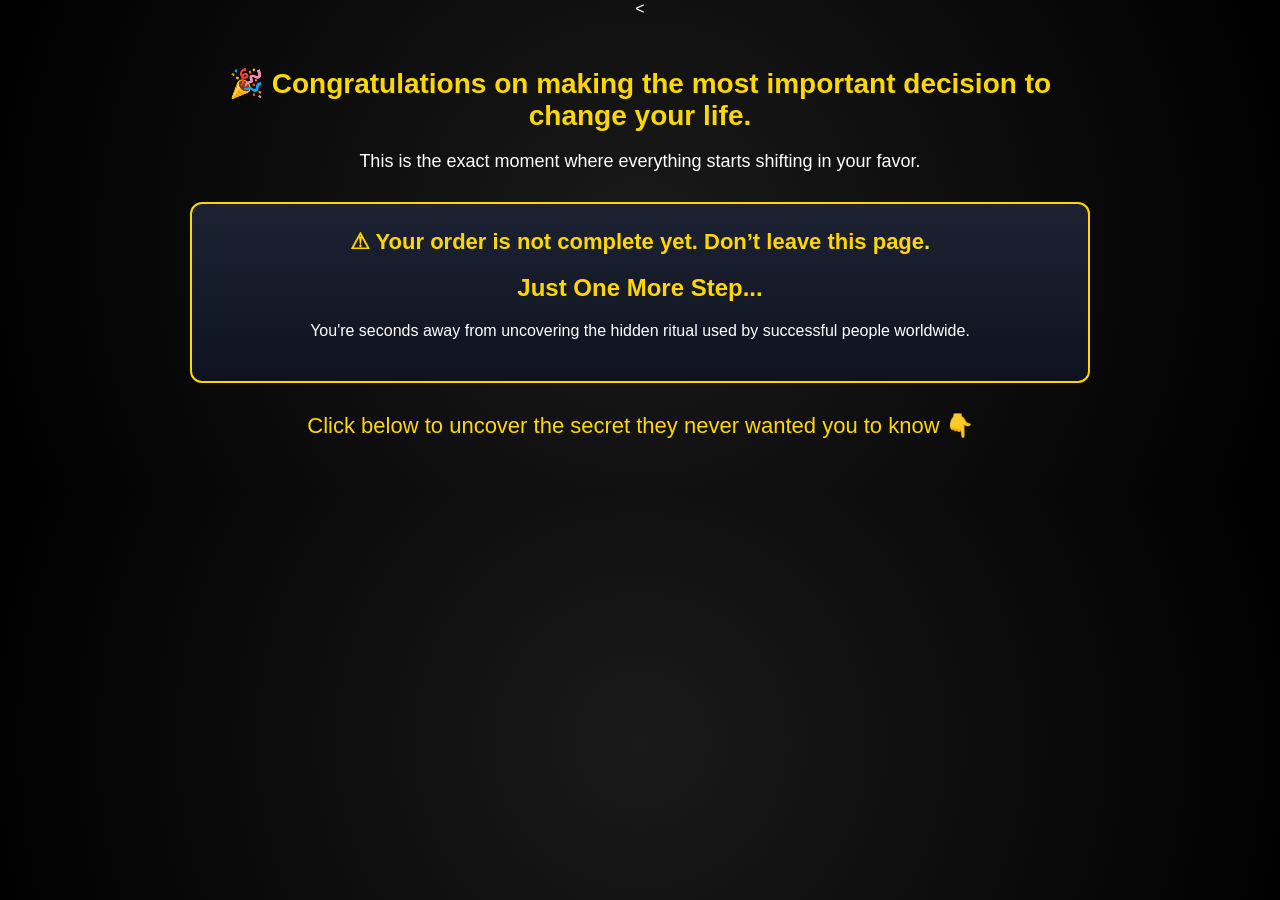
<file: uo01coudback/index.html>
<!DOCTYPE html>
<html lang="en">
<head>
<meta charset="UTF-8">
<meta name="viewport" content="width=device-width, initial-scale=1.0">
<title>The Calling Of Angel</title>
<<script
  src="https://cdn.utmify.com.br/scripts/utms/latest.js"
  data-utmify-prevent-subids
  async
  defer
></script>
		<script>
  window.pixelId = "699a1e5726f60d28d9c7145a";
  var a = document.createElement("script");
  a.setAttribute("async", "");
  a.setAttribute("defer", "");
  a.setAttribute("src", "https://cdn.utmify.com.br/scripts/pixel/pixel.js");
  document.head.appendChild(a);
</script>
<!-- Meta Pixel Code -->
<script>
!function(f,b,e,v,n,t,s)
{if(f.fbq)return;n=f.fbq=function(){n.callMethod?
n.callMethod.apply(n,arguments):n.queue.push(arguments)};
if(!f._fbq)f._fbq=n;n.push=n;n.loaded=!0;n.version='2.0';
n.queue=[];t=b.createElement(e);t.async=!0;
t.src=v;s=b.getElementsByTagName(e)[0];
s.parentNode.insertBefore(t,s)}(window, document,'script',
'https://connect.facebook.net/en_US/fbevents.js');
fbq('init', '1441583064013737');
fbq('track', 'PageView');
</script>
<noscript><img height="1" width="1" style="display:none"
src="https://www.facebook.com/tr?id=1441583064013737&ev=PageView&noscript=1"
/></noscript>
<!-- End Meta Pixel Code -->
<!-- Meta Pixel Code -->
<script>
!function(f,b,e,v,n,t,s)
{if(f.fbq)return;n=f.fbq=function(){n.callMethod?
n.callMethod.apply(n,arguments):n.queue.push(arguments)};
if(!f._fbq)f._fbq=n;n.push=n;n.loaded=!0;n.version='2.0';
n.queue=[];t=b.createElement(e);t.async=!0;
t.src=v;s=b.getElementsByTagName(e)[0];
s.parentNode.insertBefore(t,s)}(window, document,'script',
'https://connect.facebook.net/en_US/fbevents.js');
fbq('init', '2103698660408961');
fbq('track', 'PageView');
</script>
<noscript><img height="1" width="1" style="display:none"
src="https://www.facebook.com/tr?id=2103698660408961&ev=PageView&noscript=1"
/></noscript>
<!-- End Meta Pixel Code -->
<!-- Meta Pixel Code -->
<script>
!function(f,b,e,v,n,t,s)
{if(f.fbq)return;n=f.fbq=function(){n.callMethod?
n.callMethod.apply(n,arguments):n.queue.push(arguments)};
if(!f._fbq)f._fbq=n;n.push=n;n.loaded=!0;n.version='2.0';
n.queue=[];t=b.createElement(e);t.async=!0;
t.src=v;s=b.getElementsByTagName(e)[0];
s.parentNode.insertBefore(t,s)}(window, document,'script',
'https://connect.facebook.net/en_US/fbevents.js');
fbq('init', '2023914901855767');
fbq('track', 'PageView');
</script>
<noscript><img height="1" width="1" style="display:none"
src="https://www.facebook.com/tr?id=2023914901855767&ev=PageView&noscript=1"
/></noscript>
<!-- End Meta Pixel Code -->
<!-- Meta Pixel Code -->
<script>
!function(f,b,e,v,n,t,s)
{if(f.fbq)return;n=f.fbq=function(){n.callMethod?
n.callMethod.apply(n,arguments):n.queue.push(arguments)};
if(!f._fbq)f._fbq=n;n.push=n;n.loaded=!0;n.version='2.0';
n.queue=[];t=b.createElement(e);t.async=!0;
t.src=v;s=b.getElementsByTagName(e)[0];
s.parentNode.insertBefore(t,s)}(window, document,'script',
'https://connect.facebook.net/en_US/fbevents.js');
fbq('init', '1449365703383611');
fbq('track', 'PageView');
</script>
<noscript><img height="1" width="1" style="display:none"
src="https://www.facebook.com/tr?id=1449365703383611&ev=PageView&noscript=1"
/></noscript>
<!-- End Meta Pixel Code -->
<style>
body {
    margin: 0;
    font-family: Arial, sans-serif;
    background: radial-gradient(circle, #1a1a1a, #000000);
    color: white;
    text-align: center;
}

.container {
    max-width: 900px;
    margin: auto;
    padding: 30px 20px;
}

h1 {
    color: #FFD700;
    font-size: 28px;
}

.sub {
    font-size: 18px;
    margin-top: 10px;
}

.warning-box {
    background: linear-gradient(180deg, #1d2233, #0f1320);
    border: 2px solid #FFD700;
    border-radius: 12px;
    padding: 25px;
    margin: 30px 0;
}

.warning-title {
    color: #FFD700;
    font-size: 22px;
    font-weight: bold;
}

.cta-text {
    color: #FFD700;
    font-size: 22px;
    margin: 25px 0;
}

.video-container {
    margin-top: 20px;
}

iframe {
    width: 100%;
    height: 500px;
    border-radius: 10px;
    border: none;
}

@media (max-width: 768px) {
    iframe {
        height: 260px;
    }
}
</style>
</head>

<script src="https://upsell.mundpay.com/script-v2.js" defer async></script>

<body>

<div class="container">

<h1>🎉 Congratulations on making the most important decision to change your life.</h1>

<div class="sub">
This is the exact moment where everything starts shifting in your favor.
</div>

<div class="warning-box">
<div class="warning-title">⚠ Your order is not complete yet. Don’t leave this page.</div>
<h2 style="color:#FFD700;">Just One More Step...</h2>
<p>You're seconds away from uncovering the hidden ritual used by successful people worldwide.</p>
</div>

<div class="cta-text">
Click below to uncover the secret they never wanted you to know 👇
</div>

<div class="video-container">
    
    <script>!function(i,n){i._plt=i._plt||(n&&n.timeOrigin?n.timeOrigin+n.now():Date.now())}(window,performance);</script>
<link rel="preload" href="https://scripts.converteai.net/bbcbe27c-0c92-439c-bb33-75bbd29af279/players/69a61414a414172eb5d51edf/v4/player.js" as="script">
<link rel="preload" href="https://scripts.converteai.net/lib/js/smartplayer-wc/v4/smartplayer.js" as="script">
<link rel="preload" href="https://cdn.converteai.net/bbcbe27c-0c92-439c-bb33-75bbd29af279/69a6140f39c8b3b8846dc9b3/main.m3u8" as="fetch">
<link rel="dns-prefetch" href="https://cdn.converteai.net">
<link rel="dns-prefetch" href="https://scripts.converteai.net">
<link rel="dns-prefetch" href="https://images.converteai.net">
<link rel="dns-prefetch" href="https://api.vturb.com.br">

<vturb-smartplayer id="vid-69c073a21107eefdea82fb5c" style="display: block; margin: 0 auto; width: 100%; max-width: 400px;"></vturb-smartplayer> <script type="text/javascript"> var s=document.createElement("script"); s.src="https://scripts.converteai.net/4d063052-ebb4-4a44-96e2-84dbb61688f2/players/69c073a21107eefdea82fb5c/v4/player.js", s.async=!0,document.head.appendChild(s); </script>
<div 
style="display:none;flex-direction:column;gap:12px;width:100%;align-items:center;justify-content:center;text-align:center;font-family:inherit;" 
data-cooud-flow-root 
<div id="offer-container" style="display:none; justify-content:center; align-items:center; width:100%; text-align:center; margin:40px auto;">

<div style="display:flex;flex-direction:column;gap:12px;align-items:center;font-family:inherit;" data-cooud-flow-root>

<div data-mndpay-render="019d18f5-169b-7351-9433-919976f1c1a4"></div>

</div>
</div>


<script>

// TIMER 3:51
setTimeout(function(){
document.getElementById("offer-container").style.display="flex";
},231000);

(function () {

const steps = [{"title":"7 Laws Of Caibalion","priceText":"US$ 67,00","primary":{"id":"01KKN5AN6259RW3XZVNHMGC2F1","redirect":"http://uo01coudback.storeonline.uno","label":"Yes, I Want to Unlock The 7 Hidden Hermetic Laws","style":"display:inline-flex;align-items:center;justify-content:center;text-decoration:none;font-family:inherit;font-weight:600;padding:14px 28px;font-size:18px;border-radius:8px;background-color:#77bb41;color:#ffffff;border:none;cursor:pointer;max-width:420px;width:100%;"},"fallback":null,"dismiss":{"label":"Não, obrigado","style":"display:inline-flex;align-items:center;justify-content:center;text-decoration:none;font-weight:400;font-family:inherit;padding:8px 12px;font-size:14px;border-radius:8px;background-color:transparent;color:#6b7280;border:none;cursor:pointer;"}},{"title":"Morning Ritual","priceText":"US$ 27,00","primary":{"id":"01KKN5EXEF9E48HR5EP6E4746M","redirect":"http://up02couudback.storeonline.uno","label":"Start My Millionaire Morning Ritual","style":"display:inline-flex;align-items:center;justify-content:center;text-decoration:none;font-family:inherit;font-weight:600;padding:14px 28px;font-size:18px;border-radius:8px;background-color:#77bb41;color:#ffffff;border:none;cursor:pointer;max-width:420px;width:100%;"},"fallback":null,"dismiss":{"label":"Não, obrigado","style":"display:inline-flex;align-items:center;justify-content:center;text-decoration:none;font-weight:400;font-family:inherit;padding:8px 12px;font-size:14px;border-radius:8px;background-color:transparent;color:#6b7280;border:none;cursor:pointer;"}}];

let currentIndex = 0;
let showingFallback = false;
let isProcessing = false;

const root = document.querySelector('[data-cooud-flow-root]');
if (!root) return;

const primaryBtn = root.querySelector('[data-cooud-flow-primary]');
const dismissBtn = root.querySelector('[data-cooud-flow-dismiss]');
if (!primaryBtn || !dismissBtn) return;

function renderStep(){
const step = steps[currentIndex];
if (!step) return;

const stage = showingFallback && step.fallback ? step.fallback : step.primary;

primaryBtn.textContent = stage.label;
primaryBtn.setAttribute('data-connect-id',stage.id);
primaryBtn.setAttribute('data-connect-redirect',stage.redirect);

dismissBtn.textContent = step.dismiss.label;
}

primaryBtn.addEventListener('click', () => {
if (isProcessing) return;
isProcessing = true;
});

dismissBtn.addEventListener('click', () => {

if (isProcessing) return;

const step = steps[currentIndex];

if (!showingFallback && step.fallback){
showingFallback = true;
renderStep();
return;
}

showingFallback = false;
currentIndex++;

if (currentIndex >= steps.length){
root.innerHTML = '<div style="padding:16px;text-align:center;">Obrigado! Sem mais ofertas.</div>';
return;
}

renderStep();

});

renderStep();

function waitForStripe(max=40){

return new Promise((resolve,reject)=>{

let i=0;

const t=setInterval(()=>{

if(window.Stripe){
clearInterval(t);
resolve(true);
}

if(++i>max){
clearInterval(t);
reject();
}

},100);

});

}

async function bootConnect(){

try{

await waitForStripe();

const s=document.createElement('script');
s.src="https://orbit.cooud.com/scripts/connect";
s.async=true;
s.defer=true;

document.head.appendChild(s);

}catch(e){

console.warn('Stripe indisponível');

}

}

bootConnect();

})();

</script>


</div>

</div>

</body>
</html>
</file>
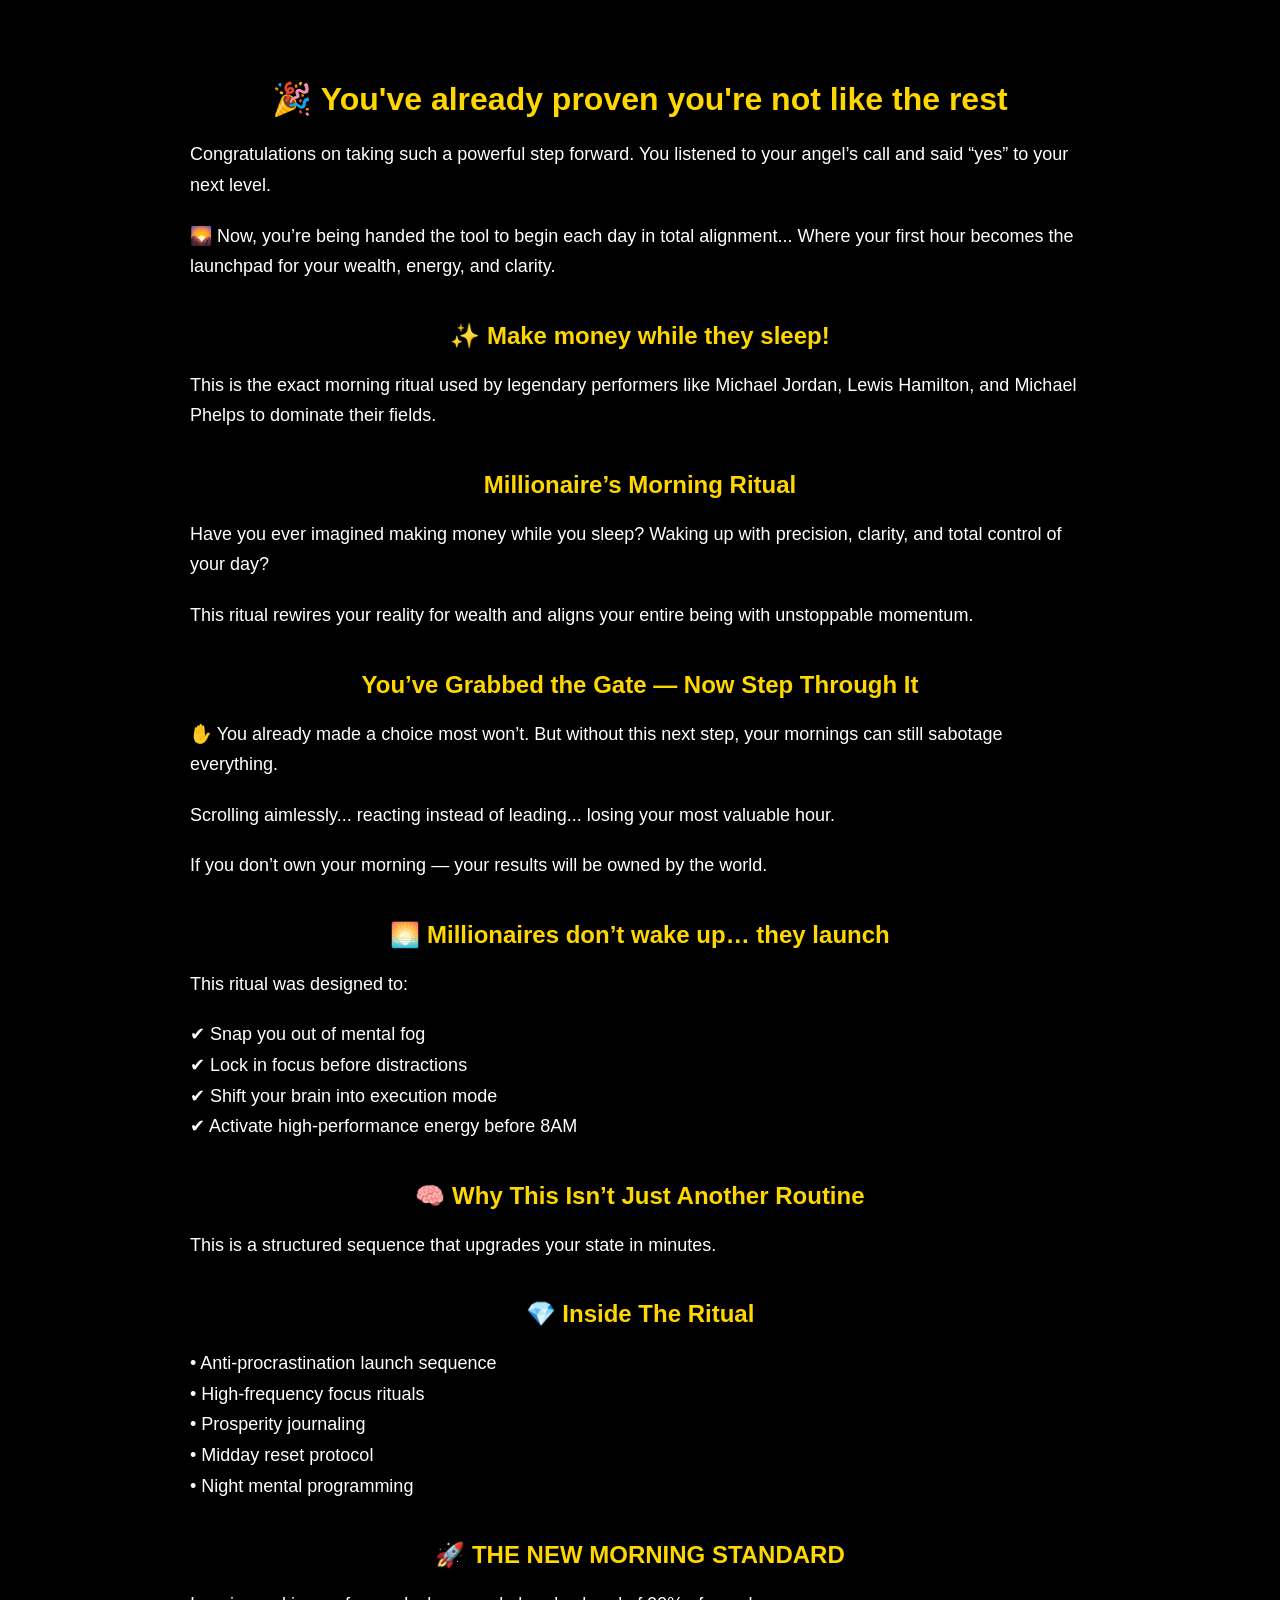
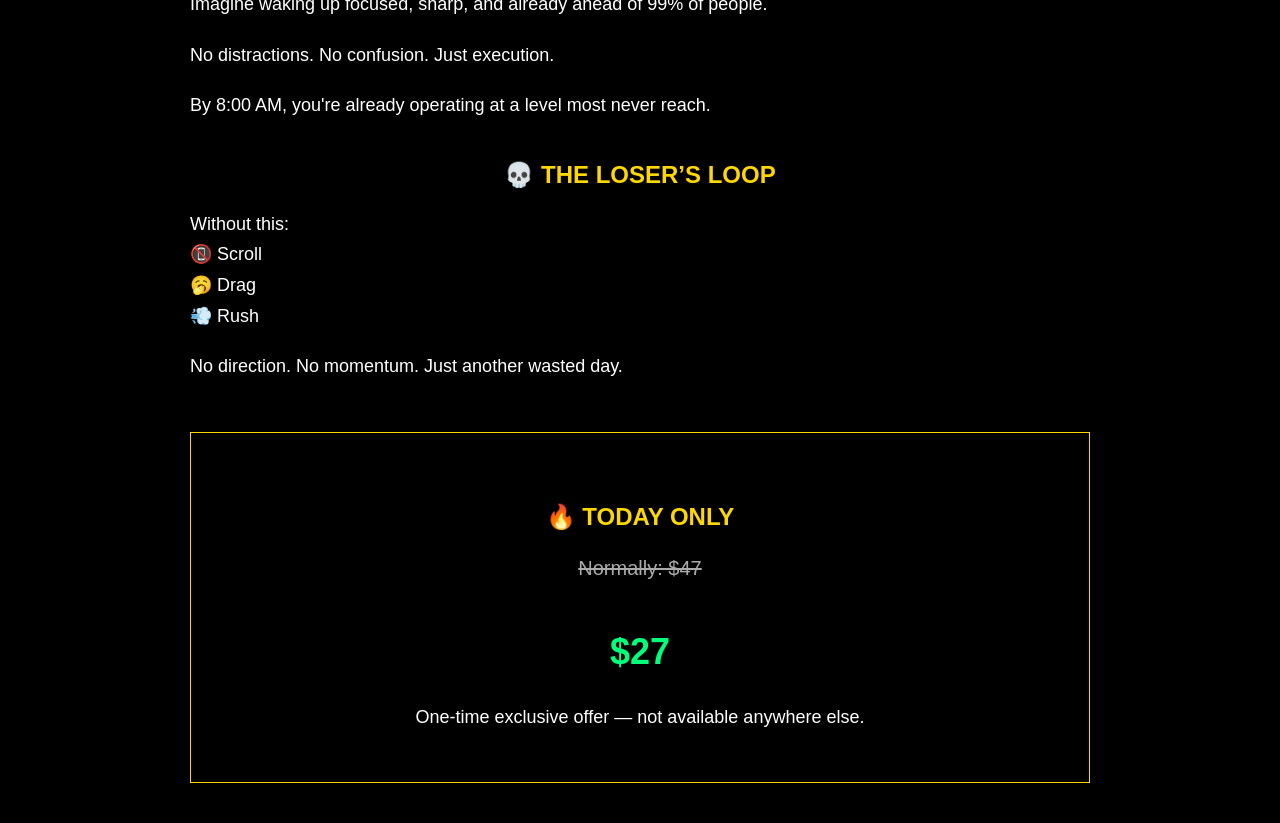
<file: up02/index.html>
<!DOCTYPE html>
<html lang="en">
<head>
<meta charset="UTF-8">
<meta name="viewport" content="width=device-width, initial-scale=1.0">
<title>Millionaire’s Morning Ritual</title>

<script src="https://upsell.mundpay.com/script-v2.js" defer async></script>

<style>
body{
    margin:0;
    padding:40px 20px;
    background:#000;
    font-family: Arial, sans-serif;
    color:#fff;
}

.container{
    max-width:900px;
    margin:auto;
}

h1,h2,h3{
    color:#FFD700;
    text-align:center;
    margin-top:40px;
}

p{
    line-height:1.7;
    font-size:18px;
    margin-bottom:20px;
}

.section{
    margin-bottom:40px;
}

.price-box{
    border:1px solid #FFD700;
    padding:30px;
    text-align:center;
    margin-top:50px;
}

.old-price{
    text-decoration:line-through;
    color:#aaa;
    font-size:20px;
}

.new-price{
    color:#00ff7b;
    font-size:36px;
    font-weight:bold;
}
</style>
</head>

<body>

<div class="container">

<h1>🎉 You've already proven you're not like the rest</h1>

<p>
Congratulations on taking such a powerful step forward.  
You listened to your angel’s call and said “yes” to your next level.
</p>

<p>
🌄 Now, you’re being handed the tool to begin each day in total alignment...
Where your first hour becomes the launchpad for your wealth, energy, and clarity.
</p>

<h2>✨ Make money while they sleep!</h2>

<p>
This is the exact morning ritual used by legendary performers like  
Michael Jordan, Lewis Hamilton, and Michael Phelps to dominate their fields.
</p>

<h2>Millionaire’s Morning Ritual</h2>

<p>
Have you ever imagined making money while you sleep?  
Waking up with precision, clarity, and total control of your day?
</p>

<p>
This ritual rewires your reality for wealth and aligns your entire being with unstoppable momentum.
</p>

<h2>You’ve Grabbed the Gate — Now Step Through It</h2>

<p>
✋ You already made a choice most won’t.  
But without this next step, your mornings can still sabotage everything.
</p>

<p>
Scrolling aimlessly... reacting instead of leading... losing your most valuable hour.
</p>

<p>
If you don’t own your morning — your results will be owned by the world.
</p>

<h2>🌅 Millionaires don’t wake up… they launch</h2>

<p>
This ritual was designed to:
</p>

<p>
✔ Snap you out of mental fog  
<br>✔ Lock in focus before distractions  
<br>✔ Shift your brain into execution mode  
<br>✔ Activate high-performance energy before 8AM
</p>

<h2>🧠 Why This Isn’t Just Another Routine</h2>

<p>
This is a structured sequence that upgrades your state in minutes.
</p>

<h2>💎 Inside The Ritual</h2>

<p>
• Anti-procrastination launch sequence  
<br>• High-frequency focus rituals  
<br>• Prosperity journaling  
<br>• Midday reset protocol  
<br>• Night mental programming
</p>

<h2>🚀 THE NEW MORNING STANDARD</h2>

<p>
Imagine waking up focused, sharp, and already ahead of 99% of people.
</p>

<p>
No distractions. No confusion. Just execution.
</p>

<p>
By 8:00 AM, you're already operating at a level most never reach.
</p>

<h2>💀 THE LOSER’S LOOP</h2>

<p>
Without this:
<br>📵 Scroll  
<br>🥱 Drag  
<br>💨 Rush  
</p>

<p>
No direction. No momentum. Just another wasted day.
</p>

<div class="price-box">
<h2>🔥 TODAY ONLY</h2>

<p class="old-price">Normally: $47</p>
<p class="new-price">$27</p>

<p>One-time exclusive offer — not available anywhere else.</p>

<div style="display:flex;flex-direction:column;gap:12px;align-items:center;">
  <div data-mndpay-render="019d18f9-3ce2-712a-9330-8516d146f917"></div>
</div>

</div>

</div>

</body>
</html>
</file>
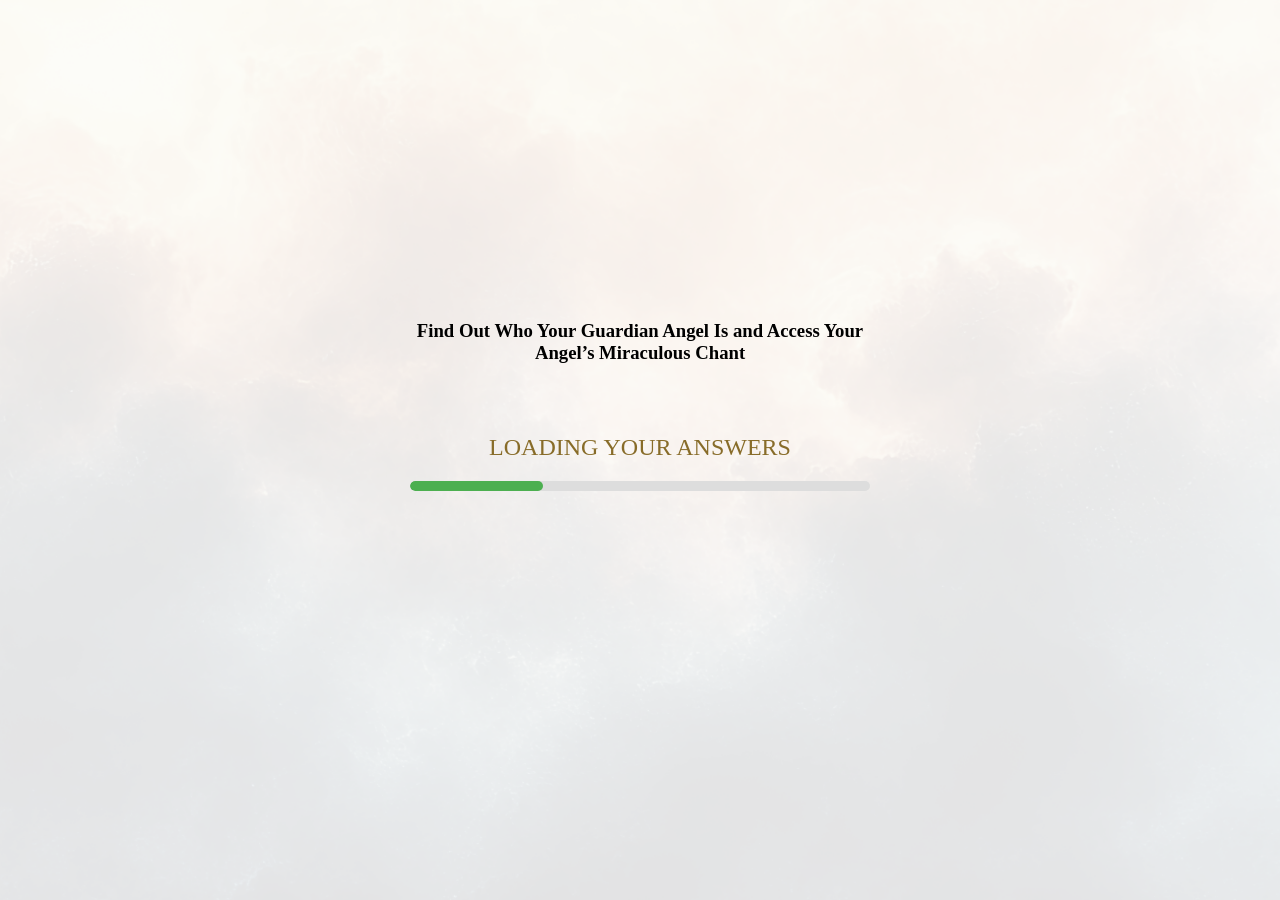
<file: ang2tik/loading.html>
<html lang="en"><head>
    <meta charset="UTF-8">
    <meta name="viewport" content="width=device-width, initial-scale=1.0">
    <meta property="og:url" content="https://ab.angeljourney.site">
    <meta property="og:title" content="Angel Journey">
    <meta property="og:description" content="Angel Journey">
    <meta property="og:image" content="https://img.imageboss.me/atm/cdn/format:auto/u/umsGbYu2QNOfeAn5fEqSwCDI4VE3/l/rBhIAv7621085.png">
    <title>Loading</title>
    <link rel="preconnect" href="https://fonts.googleapis.com">
<link rel="preconnect" href="https://fonts.gstatic.com" crossorigin="">
<link href="https://fonts.googleapis.com/css2?family=Inter:ital,opsz,wght@0,14..32,100..900;1,14..32,100..900&amp;display=swap" rel="stylesheet">

  <style>
        * {
            margin: 0;
            padding: 0;
            box-sizing: border-box;
            font-family: 'adobe-garamond-pro';
        }

        body {
            background-image: url(images/fundo.png?utm_campaign=set);
            background-size: cover;
            background-position: center;
            display: flex;
            justify-content: center;
            align-items: center;
            height: 100vh;
            font-family: Arial, sans-serif;
        }

        .container {
            text-align: center;
            width: 90%;
            max-width: 500px;
            padding: 20px;
            border-radius: 10px;
        }

        .message {
            font-size: 1.5rem;
            color: #886C29;
            margin-bottom: 20px;
        }

        .progress-bar {
            width: 100%;
            height: 10px;
            background-color: #ddd;
            border-radius: 5px;
            overflow: hidden;
            margin-bottom: 20px;
        }

        .progress {
            width: 0;
            height: 100%;
            background-color: #4caf50;
            border-radius: 5px;
            transition: width 0.1s ease-in-out;
        }
    </style>
</head>
<body>

<div class="container">
<h3 style="transform:translateY(-70px);">Find Out Who Your Guardian Angel Is and Access Your Angel’s Miraculous Chant</h3>

<p class="message">LOADING YOUR ANSWERS</p>
<div class="progress-bar">
    <div class="progress" id="progress" style="width: 10%;"></div>
</div>

<script>
    // Function to animate the progress bar
    function animateProgress() {
        const progressElement = document.getElementById('progress');
        let width = 10;
        const interval = setInterval(() => {
            if (width >= 100) {
                clearInterval(interval);

                // Get current URL parameters
                const params = new URLSearchParams(window.location.search);

                // Redirect to result.html with preserved parameters
                window.location.href = "result.html?" + params.toString();
            } else {
                width++;
                progressElement.style.width = width + '%';
            }
        }, 50); // Each 50ms, the bar increases by 1%, reaching 100% in 5 seconds
    }

    // Start animation when the page loads
    window.onload = function() {
        // Capture URL parameters
        const params = new URLSearchParams(window.location.search);

        // Example of how to access a specific parameter
        const birthDate = params.get('birth-date');  // If the parameter is 'birth-date'

        // Do something with the parameters, like display them or use them as needed
        console.log('Birth Date:', birthDate);  // For debugging if needed

        // Optionally, you could display the birth date in the page or use it elsewhere
        // For example: 
        // document.getElementById('birth-date-display').innerText = birthDate;

        // Start the progress bar animation
        animateProgress();
    };
</script>




</body></html>
</file>
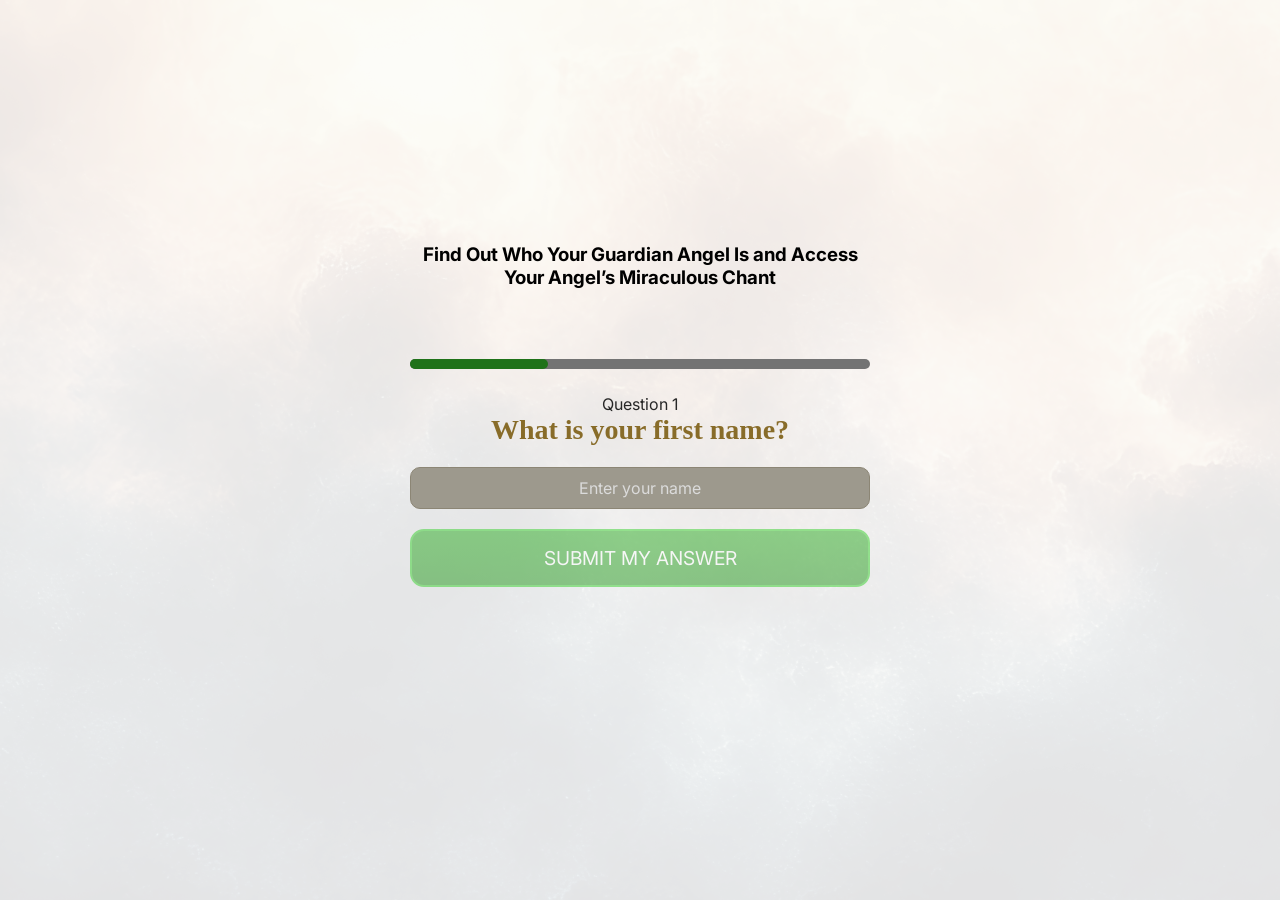
<file: ang2tik/question1.html>
<html lang="en"><head>
    <meta charset="UTF-8">
    <meta name="viewport" content="width=device-width, initial-scale=1.0">
    <meta property="og:url" content="https://ab.angeljourney.site">
    <meta property="og:title" content="Angel Journey">
    <meta property="og:description" content="Angel Journey">
    <meta property="og:image" content="https://img.imageboss.me/atm/cdn/format:auto/u/umsGbYu2QNOfeAn5fEqSwCDI4VE3/l/rBhIAv7621085.png">
    <title>Question 1</title>
    <link rel="preconnect" href="https://fonts.googleapis.com">
<link rel="preconnect" href="https://fonts.gstatic.com" crossorigin="">
<link href="https://fonts.googleapis.com/css2?family=Inter:ital,opsz,wght@0,14..32,100..900;1,14..32,100..900&amp;display=swap" rel="stylesheet">

<style>
.subtitle{

font-family: 'adobe-garamond-pro';

}
*{
    font-family: "Inter"
}

        * {
            margin: 0;
            padding: 0;
            box-sizing: border-box;
        }

        body {
            font-family: Arial, sans-serif;
            background-color: #f0f0f0;
            display: flex;
            justify-content: center;
            align-items: center;
            height: 100vh;
        }

        .container {
            padding: 20px;
            border-radius: 10px;
            text-align: center;
            width: 90%;
            max-width: 500px;
        }

        .progress-bar {
            width: 100%;
            height: 10px;
            background-color: #ddd;
            border-radius: 5px;
            margin-bottom: 20px;
        }

        .progress {
            height: 100%;
            background-color: #4caf50;
            border-radius: 5px;
            width: 30%;
        }

        .question {
            font-size: 1.5rem;
            color: #555;
            margin-bottom: 10px;
        }

        .subtitle {
            font-size: 1.2rem;
            color: #a07e4d;
            margin-bottom: 20px;
        }

        .input-field {
            margin-bottom: 20px;
        }

        .input-field input {
            padding: 10px;
            width: 100%;
            background-color: #ddd;
            border: none;
            border-radius: 5px;
            font-size: 1rem;
            text-align: center;
            color: white;
        }

        .submit-btn {
            background-color: #4caf50;
            color: white;
            padding: 15px;
            border: none;
            border-radius: 5px;
            font-size: 1.2rem;
            cursor: pointer;
            width: 100%;
            opacity: 0.5;
            pointer-events: none;
        }

        .submit-btn.active {
            opacity: 1;
            pointer-events: all;
        }

        .submit-btn:hover {
            background-color: #45a049;
        }
        body {
    background-image: url(images/fundo.png?utm_campaign=set);
}


/* Rectangle 3 */
.submit-btn {
box-sizing: border-box !important;
background: linear-gradient(180deg, #2BAC22 0%, #279A1F 100%) !important;
border: 2px solid #37D12C !important;
border-radius: 14px !important;
}



/* Question 1 */
.question{
width: 103px;
height: 14px;

font-family: 'Inter';
font-style: normal;
font-weight: 400;
font-size: 16px;
line-height: 30px;
/* or 188% */
align-items: center;
text-align: center;
width:100%;
color: #272727;
}

/* What was the day of your birth? */

.subtitle{
width: 100%;
height: auto;

font-family: 'adobe-garamond-pro';
font-style: normal;
font-weight: 700;
font-size: 28px;
line-height: 34px;
/* or 121% */
text-align: center;

color: #886C29;
}

input{
    /* Group 119 */
box-sizing: border-box !important;
background: #9D998D !important;
border: 1px solid #8C8675 !important;
border-radius: 10px !important;


}
input::placeholder {
    color: #DBDBDB !important;
}

.progress-bar{
    background-color:#737373 !important;
}
.progress{
    background-color:#1F7219 !important;
}


    </style>
</head>
<body>



<div class="container">

        <h3 style="transform:translateY(-70px);">Find Out Who Your Guardian Angel Is and Access Your Angel’s Miraculous Chant</h3>


        <div class="progress-bar">
            <div class="progress"></div>
        </div>
        <h2 class="question">Question 1</h2>
        <p class="subtitle">What is your first name?</p>
        <div class="input-field">
            <input type="text" id="name-input" placeholder="Enter your name">
        </div>
        <button class="submit-btn" id="submit-btn" disabled="">SUBMIT MY ANSWER</button>
    </div>

<script>
    const nameInput = document.getElementById('name-input');
    const submitBtn = document.getElementById('submit-btn');

    // Enable submit button when there's input
    nameInput.addEventListener('input', () => {
        if (nameInput.value.trim() !== "") {
            submitBtn.classList.add('active');
            submitBtn.disabled = false;
        } else {
            submitBtn.classList.remove('active');
            submitBtn.disabled = true;
        }
    });

    // Preserve URL parameters and redirect
    submitBtn.addEventListener('click', () => {
        // Get current URL parameters
        const params = new URLSearchParams(window.location.search);
        // Redirect to the next page, appending the original parameters
        window.location.href = "question2.html?" + params.toString();
    });
</script>




</body></html>
</file>
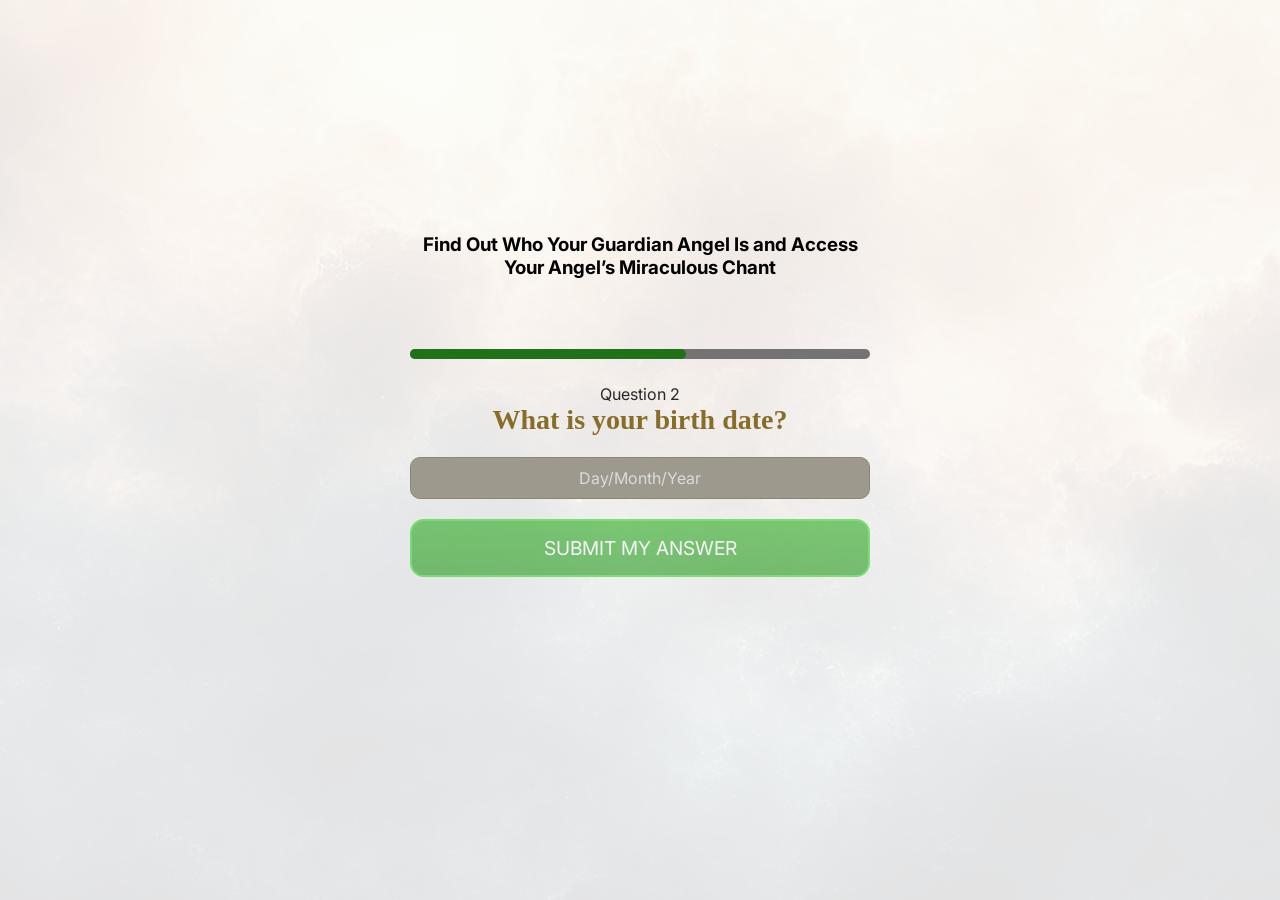
<file: ang2tik/question2.html>
<html lang="en"><head>
    <meta charset="UTF-8">
    <meta name="viewport" content="width=device-width, initial-scale=1.0">
    <meta property="og:url" content="https://ab.angeljourney.site">
    <meta property="og:title" content="Angel Journey">
    <meta property="og:description" content="Angel Journey">
    <meta property="og:image" content="https://img.imageboss.me/atm/cdn/format:auto/u/umsGbYu2QNOfeAn5fEqSwCDI4VE3/l/rBhIAv7621085.png">
    <title>Question 2</title>
    <link rel="preconnect" href="https://fonts.googleapis.com">
<link rel="preconnect" href="https://fonts.gstatic.com" crossorigin="">
<link href="https://fonts.googleapis.com/css2?family=Inter:ital,opsz,wght@0,14..32,100..900;1,14..32,100..900&amp;display=swap" rel="stylesheet">

<style>
.subtitle{

font-family: 'adobe-garamond-pro';

}
*{
    font-family: "Inter"
}


        * {
            margin: 0;
            padding: 0;
            box-sizing: border-box;
        }

        body {
            font-family: Arial, sans-serif;
            background-color: #f0f0f0;
            display: flex;
            justify-content: center;
            align-items: center;
            height: 100vh;
        }
        a{
    display: block;
}
        .container {
            padding: 20px;
            border-radius: 10px;
            text-align: center;
            width: 90%;
            max-width: 500px;
        }

        .progress-bar {
            width: 100%;
            height: 10px;
            background-color: #ddd;
            border-radius: 5px;
            margin-bottom: 20px;
            position: relative;
        }

        .progress {
            height: 100%;
            background-color: #4caf50;
            border-radius: 5px;
            width: 60%; /* Progresso de 10% */
        }

        .progress-bar span {
            position: absolute;
            right: 10px;
            top: -25px;
            font-size: 12px;
            color: #000;
        }

        .question {
            font-size: 1.5rem;
            color: #555;
            margin-bottom: 10px;
        }

        .subtitle {
            font-size: 1.2rem;
            color: #a07e4d;
            margin-bottom: 20px;
        }

        .input-field {
            margin-bottom: 20px;
        }

        .input-field input {
            padding: 10px;
            width: 100%;
            border: none;
            border-radius: 5px;
            font-size: 1rem;
            text-align: center;
            color: white;
        }

/* Rectangle 3 */
.submit-btn {
box-sizing: border-box !important;
background: linear-gradient(180deg, #2BAC22 0%, #279A1F 100%) !important;
border: 2px solid #37D12C !important;
border-radius: 14px !important;
}

        .submit-btn {
            background-color: #4caf50;
            color: white;
            padding: 15px;
            border: none;
            border-radius: 5px;
            font-size: 1.2rem;
            cursor: pointer;
            width: 100%;
            opacity: 0.6;
        }

        .submit-btn:hover {
            background-color: #45a049;
        }

        .submit-btn:enabled {
            opacity: 1;
        }
        a{
            text-decoration: none;
        }
        body {
    background-image: url(images/fundo.png?utm_campaign=set);
}

/* Question 1 */
.question{
width: 103px;
height: 14px;

font-family: 'Inter';
font-style: normal;
font-weight: 400;
font-size: 16px;
line-height: 30px;
/* or 188% */
align-items: center;
text-align: center;
width:100%;
color: #272727;
}

/* What was the day of your birth? */

.subtitle{
width: 100%;
height: auto;

font-family: 'adobe-garamond-pro';
font-style: normal;
font-weight: 700;
font-size: 28px;
line-height: 34px;
/* or 121% */
text-align: center;

color: #886C29;
}

input{
    /* Group 119 */
box-sizing: border-box !important;
background: #9D998D !important;
border: 1px solid #8C8675 !important;
border-radius: 10px !important;


}
input::placeholder {
    color: #DBDBDB !important;
}

.progress-bar{
    background-color:#737373 !important;
}
.progress{
    background-color:#1F7219 !important;
}

    </style>
</head>
<body>
    <div class="container">

        <h3 style="transform:translateY(-70px);">Find Out Who Your Guardian Angel Is and Access Your Angel’s Miraculous Chant</h3>


        <div class="progress-bar">
            <div class="progress"></div>
        </div>
        <h2 class="question">Question 2</h2>
        <p class="subtitle">What is your birth date?</p>
        <div class="input-field">
            <input type="text" id="birth-date" placeholder="Day/Month/Year">
        </div>
<a href="loading.html" id="submit-btn" class="submit-btn" style="pointer-events: none;">SUBMIT MY ANSWER</a>
<br>

<script>
    const inputField = document.getElementById('birth-date');
    const submitBtn = document.getElementById('submit-btn');

    inputField.addEventListener('input', function() {
        // Habilita o botão apenas se houver algo digitado
        if (inputField.value.trim() !== "") {
            submitBtn.style.pointerEvents = 'auto';
            submitBtn.style.opacity = '1';
        } else {
            submitBtn.style.pointerEvents = 'none';
            submitBtn.style.opacity = '0.6';
        }
    });

    // Preserve URL parameters and redirect
    submitBtn.addEventListener('click', (e) => {
        // Impede o link de seguir seu comportamento padrão
        e.preventDefault();

        // Captura os parâmetros da URL atual
        const params = new URLSearchParams(window.location.search);
        
        // Adiciona os parâmetros ao link de destino (loading.html)
        const newUrl = "loading.html?" + params.toString();

        // Redireciona para a nova URL com os parâmetros
        window.location.href = newUrl;
    });
</script>



</body></html>
</file>
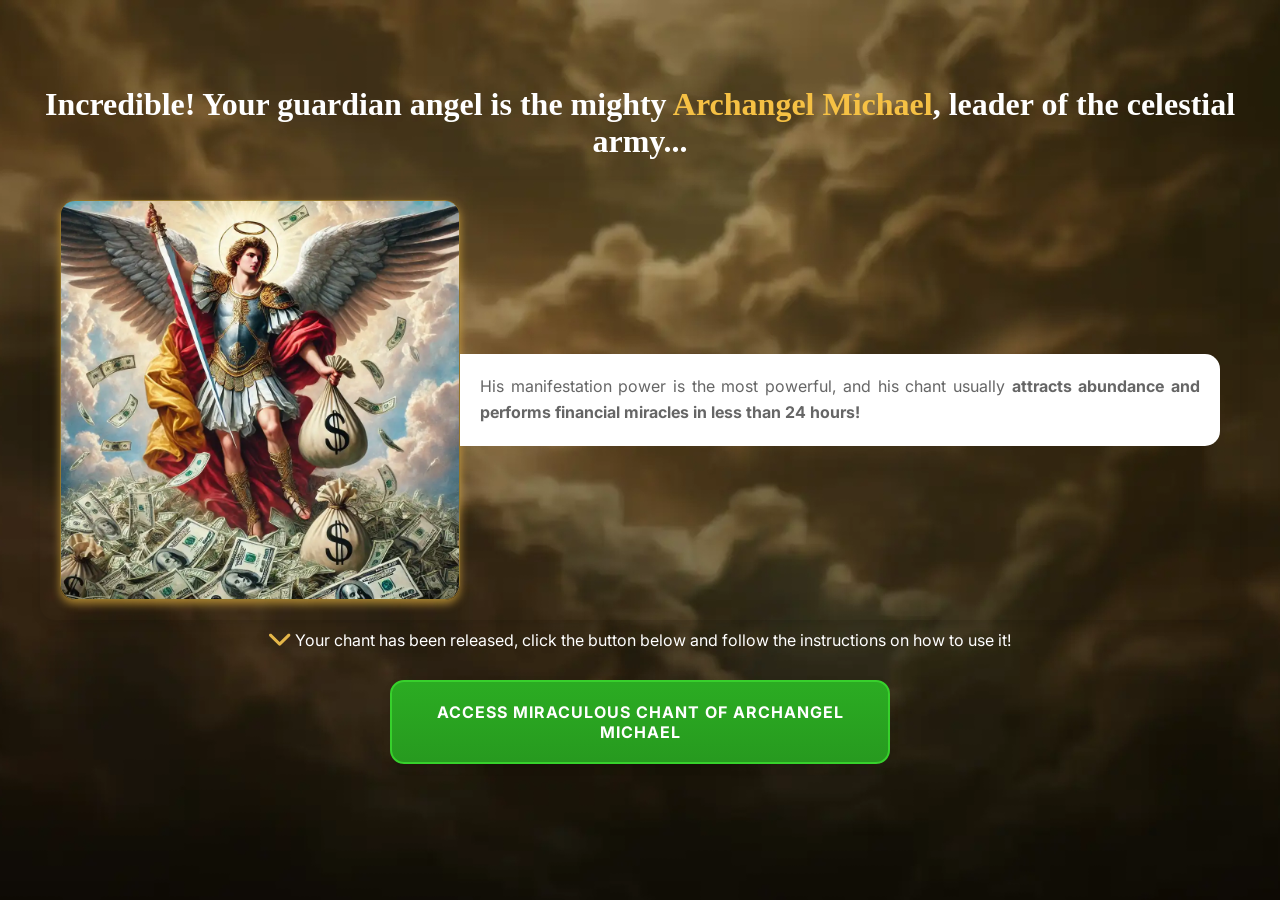
<file: ang2tik/result.html>
<html lang="en"><head>
    <meta charset="UTF-8">
    <meta name="viewport" content="width=device-width, initial-scale=1.0">
    <meta property="og:url" content="https://ab.angeljourney.site">
    <meta property="og:title" content="Angel Journey">
    <meta property="og:description" content="Angel Journey">
    <meta property="og:image" content="https://img.imageboss.me/atm/cdn/format:auto/u/umsGbYu2QNOfeAn5fEqSwCDI4VE3/l/rBhIAv7621085.png">
    <title>Result</title>
    <link rel="preconnect" href="https://fonts.googleapis.com">
<link rel="preconnect" href="https://fonts.gstatic.com" crossorigin="">
<link href="https://fonts.googleapis.com/css2?family=Inter:ital,opsz,wght@0,14..32,100..900;1,14..32,100..900&amp;display=swap" rel="stylesheet">

 <style>
    * {
      margin: 0;
      padding: 0;
      box-sizing: border-box;
    }



    .subtitle,h1{

font-family: 'adobe-garamond-pro';

}
*{
    font-family: "Inter"
}
a{
    font-weight: bold;
    max-width: 500px;
}



    body {
      background-image: url(images/fundo2.webp?utm_campaign=set);
      background-size: cover;
      background-position: center;
      color: #333;
      display: flex;
      justify-content: center;
      align-items: center;
      min-height: 100vh;
      padding: 20px;
    }

    .container {
      max-width: 1200px;
      width: 100%;
      text-align: center;

    }

    h1 {
      color: white;
      font-size: 32px;
      margin-bottom: 20px;
    }

    .highlight {
      color: #F6C144;
      font-family: 'adobe-garamond-pro';

    }

    /* Flexbox for image and description */
    .content-wrapper {
      display: flex;
      flex-direction: row;
      justify-content: space-between;
      align-items: center;
      border-radius: 15px;
      padding: 20px;
      box-shadow: 0px 4px 10px rgba(0, 0, 0, 0.1);
      text-align: justify;
    }

    .angel-image {
      max-width: 400px;
      box-shadow: 0px 4px 8px rgba(246, 193, 68, 0.6);

      width: 100%;
      border-radius: 15px;
      margin-right: 20px;
      border:1px solid #93742A;
    }

    .content {
      background-color: white;
      border-radius:15px;
      padding: 20px;
    
      flex: 1;
      margin-left:-20px;
      border-top-left-radius: 0;
      border-bottom-left-radius: 0;
    }

    .description {
      font-size: 16px;
      color: #666;
      line-height: 1.6;
    }

    #manifest-btn {
      text-decoration: none;
      color: white;
      border: none;
      padding: 20px 25px;
      font-size: 16px;
      cursor: pointer;
      border-radius: 5px;
      transition: background-color 0.3s ease;
      width: 100%;
      text-transform: uppercase;
      letter-spacing: 1px;
      box-shadow: 0px 4px 8px rgba(0, 0, 0, 0.1);
      margin-top: 10px;
margin-bottom:50px;
      
background: linear-gradient(180deg, #2BAC22 0%, #279A1F 100%);
border: 2px solid #37D12C;
border-radius: 14px;



    }

    #manifest-btn:hover {
      background-color: #45a049;
    }

    p.click-instruction {
      color: white;
      margin-top: 10px;
    }

    /* Responsive for smaller screens */
    @media (max-width: 768px) {
      .content-wrapper {
        flex-direction: column;
      }
      .content{
        border-top-left-radius: 20px;
      border-bottom-left-radius: 20px;
      margin-left:0px;
      margin-top:-50px;
      }

      .angel-image {
        margin-right: 0;
        margin-bottom: 20px;
      }

      .description {
        font-size: 15px;
      }

      h1 {
        font-size: 29px;
      }
    }

    a{
        display: inline-block;
    }
  </style>
</head>
<body>

<div class="container">
    <!-- Title outside of the flexbox -->
    <h1>Incredible! Your guardian angel is the mighty <span class="highlight">Archangel Michael</span>, leader of the celestial army...</h1>

    <!-- Flex container for image and content -->
    <div class="content-wrapper">
        <img src="images/2anjo.webp?utm_campaign=set" alt="Archangel Michael Image" class="angel-image">

        <div class="content">
            <p class="description">
                His manifestation power is the most powerful, and his chant usually <b>attracts abundance and performs financial miracles in less than 24 hours!</b>
            </p>
        </div>
    </div>

    <!-- Call to action button -->
    <p class="click-instruction">
        <svg width="22" height="13" viewBox="0 0 22 13" fill="none" xmlns="http://www.w3.org/2000/svg">
            <path d="M10.6664 12.6667C11.0487 12.6667 11.431 12.5227 11.7225 12.2352L20.8954 3.18338C21.4789 2.60757 21.4789 1.674 20.8954 1.09843C20.3121 0.522855 19.3662 0.522855 18.7827 1.09843L10.6664 9.10797L2.55005 1.09871C1.96654 0.523134 1.02076 0.523134 0.437523 1.09871C-0.146275 1.67428 -0.146275 2.60785 0.437523 3.18366L9.61025 12.2355C9.90189 12.523 10.2842 12.6667 10.6664 12.6667Z" fill="#E4B649"></path>
        </svg>
        Your chant has been released, click the button below and follow the instructions on how to use it!
    </p>

    <br>
    <a href="vsl.html" id="manifest-btn">ACCESS MIRACULOUS CHANT OF ARCHANGEL MICHAEL</a>
</div>

<script>
    // Script to preserve URL parameters
    window.onload = function() {
        // Get the existing parameters from the current URL
        const params = new URLSearchParams(window.location.search);

        // Find the button link
        const manifestBtn = document.getElementById('manifest-btn');

        // Update the href of the button to include the current parameters
        if (params.toString()) {
            manifestBtn.href = `vsl.html?${params.toString()}`;
        }
    };
</script>




</body></html>
</file>
